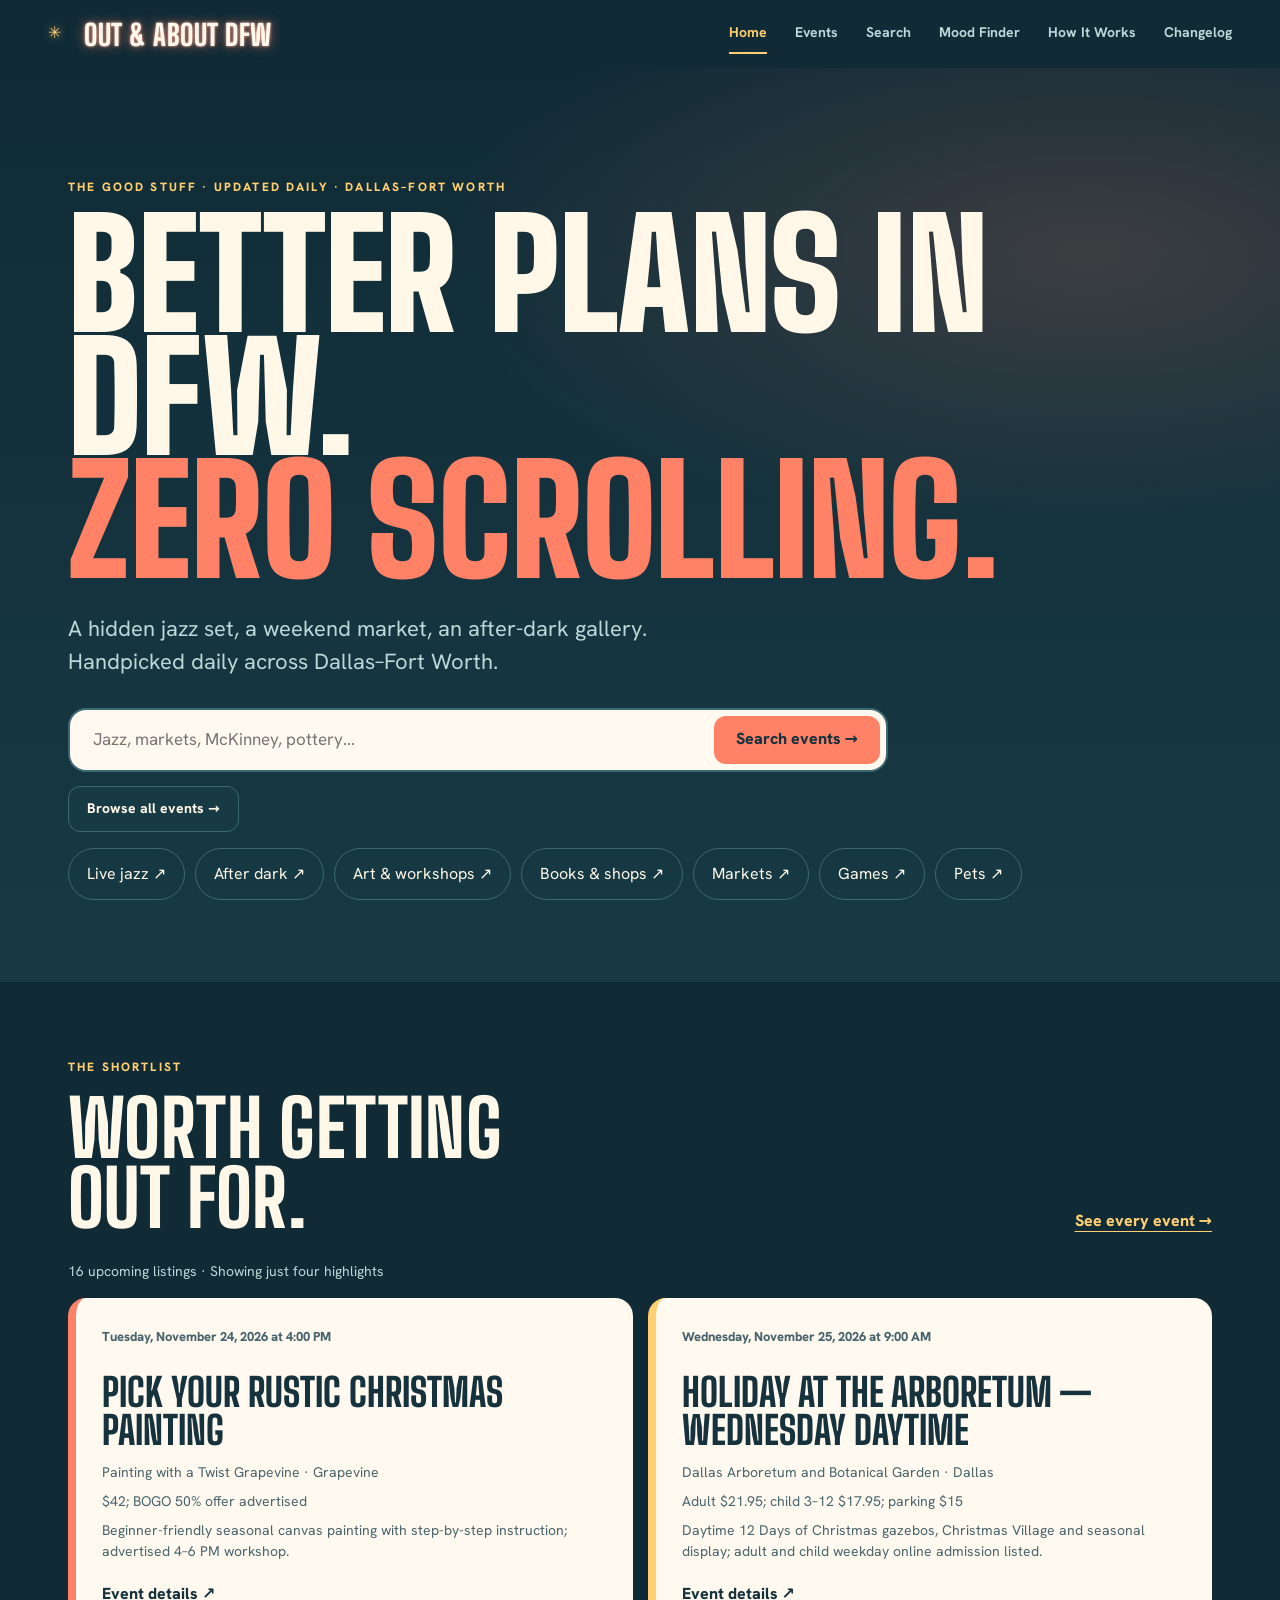
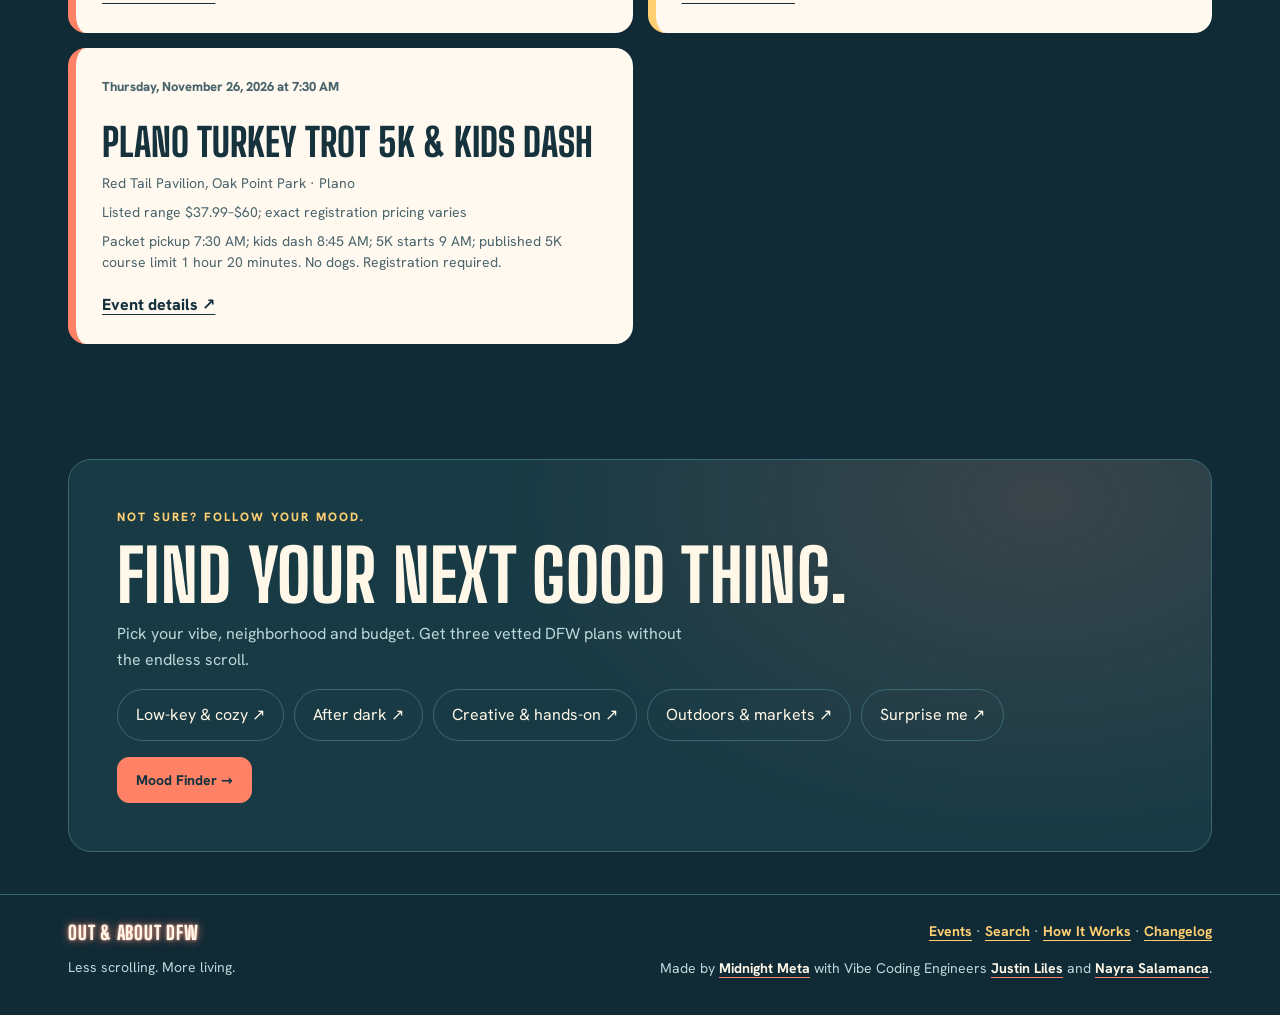
<file: index.html>
<!doctype html><html lang="en"><head><meta charset="utf-8"><meta name="viewport" content="width=device-width,initial-scale=1">
<meta name="theme-color" content="#102B36"><title>Out & About DFW | Find Your Next Good Thing</title>
<meta name="description" content="The best music, markets, art and unexpected outings around DFW. Curated picks and an easy way to find your next plan.">
<link rel="canonical" href="https://dfwdaily.midnightmeta.dev/"><meta property="og:title" content="Out & About DFW"><meta property="og:url" content="https://dfwdaily.midnightmeta.dev/">
<link rel="icon" href="assets/favicon.svg" type="image/svg+xml">
<link rel="stylesheet" href="styles.css"><style>.home-quick-tags{margin-top:1rem;display:flex;flex-wrap:wrap;gap:.6rem}.mood-invite .home-tags{display:flex;flex-wrap:wrap;gap:.6rem;margin:1rem 0}.home-pick h3 a{color:inherit;text-decoration:none}.home-pick h3 a:hover{text-decoration:underline}</style></head>
<body class="compact-home">
<a class="skip" href="#home-picks">Skip to the picks</a>
<header class="top"><a class="brand" href="/" aria-label="Out & About DFW home"><span class="brandmark">✳</span><span class="neon">Out & About DFW</span></a>
<nav class="site-nav" aria-label="Site navigation"><a href="/" aria-current="page">Home</a><a href="/events.html">Events</a><a href="/search.html">Search</a><a href="/mood.html">Mood Finder</a><a href="/how-it-works.html">How It Works</a><a href="/changelog.html">Changelog</a></nav></header>
<main>
<section class="home-hero"><div class="wrap">
<p class="change-eyebrow">THE GOOD STUFF · UPDATED DAILY · DALLAS–FORT WORTH</p>
<h1>BETTER PLANS IN DFW.<br><span>ZERO SCROLLING.</span></h1>
<p class="home-lede">A hidden jazz set, a weekend market, an after-dark gallery. Handpicked daily across Dallas–Fort Worth.</p>
<form class="hero-search" action="/search.html" method="get" role="search"><label class="sr" for="home-query">Search DFW experiences</label><input id="home-query" type="search" name="q" placeholder="Jazz, markets, McKinney, pottery..." autocomplete="off"><button type="submit">Search events →</button></form>
<div class="hero-quick"><a class="home-button" href="/events.html">Browse all events →</a></div><div class="home-tags home-quick-tags"><a href="/search.html?q=jazz">Live jazz ↗</a><a href="/search.html?q=after%20dark">After dark ↗</a><a href="/search.html?q=art">Art &amp; workshops ↗</a><a href="/search.html?q=book">Books &amp; shops ↗</a><a href="/search.html?q=market">Markets ↗</a><a href="/search.html?q=game">Games ↗</a><a href="/search.html?q=pet">Pets ↗</a></div>
<div id="lucky-result" class="lucky-result" hidden aria-live="polite"></div>
</div></section>
<section class="wrap home-section" id="home-picks"><div class="home-heading"><div><p class="change-eyebrow">THE SHORTLIST</p><h2>Worth getting<br>out for.</h2></div><a href="/events.html">See every event →</a></div><p id="home-status" class="home-muted">Updated daily · 3 handpicked DFW plans</p><div id="home-cards" class="home-grid" data-prerendered="true"><article class="home-pick"><span class="home-pick-date">Tuesday, November 24, 2026 at 4:00 PM</span><h3><a href="/event/grapevine-rustic-painting-2026-11-24.html">Pick Your Rustic Christmas Painting</a></h3><p>Painting with a Twist Grapevine · Grapevine</p><p>$42; BOGO 50% offer advertised</p><p>Beginner-friendly seasonal canvas painting with step-by-step instruction; advertised 4–6 PM workshop.</p><a href="/event/grapevine-rustic-painting-2026-11-24.html">Event details ↗</a></article><article class="home-pick"><span class="home-pick-date">Wednesday, November 25, 2026 at 9:00 AM</span><h3><a href="/event/dallas-arboretum-day-2026-11-25.html">Holiday at the Arboretum — Wednesday Daytime</a></h3><p>Dallas Arboretum and Botanical Garden · Dallas</p><p>Adult $21.95; child 3–12 $17.95; parking $15</p><p>Daytime 12 Days of Christmas gazebos, Christmas Village and seasonal display; adult and child weekday online admission listed.</p><a href="/event/dallas-arboretum-day-2026-11-25.html">Event details ↗</a></article><article class="home-pick"><span class="home-pick-date">Thursday, November 26, 2026 at 7:30 AM</span><h3><a href="/event/plano-turkey-trot-2026-11-26.html">Plano Turkey Trot 5K &amp; Kids Dash</a></h3><p>Red Tail Pavilion, Oak Point Park · Plano</p><p>Listed range $37.99–$60; exact registration pricing varies</p><p>Packet pickup 7:30 AM; kids dash 8:45 AM; 5K starts 9 AM; published 5K course limit 1 hour 20 minutes. No dogs. Registration required.</p><a href="/event/plano-turkey-trot-2026-11-26.html">Event details ↗</a></article></div></section>
<section class="wrap home-section mood-invite"><div class="mood-invite-inner"><div><p class="change-eyebrow">NOT SURE? FOLLOW YOUR MOOD.</p><h2>FIND YOUR NEXT GOOD THING.</h2><p>Pick your vibe, neighborhood and budget. Get three vetted DFW plans without the endless scroll.</p><div class="home-tags"><a href="/mood.html?mood=creative">Low-key &amp; cozy ↗</a><a href="/mood.html?mood=afterdark">After dark ↗</a><a href="/mood.html?mood=creative">Creative &amp; hands-on ↗</a><a href="/mood.html?mood=explore">Outdoors &amp; markets ↗</a><a href="/mood.html?mood=surprise">Surprise me ↗</a></div><a class="home-button primary" href="/mood.html">Mood Finder →</a></div></div></section></main>
<footer class="foot"><div class="wrap credit-footer"><div><a class="neon small" href="/">Out &amp; About DFW</a><p>Less scrolling. More living.</p></div><div class="credit-links"><a href="/events.html">Events</a> · <a href="/search.html">Search</a> · <a href="/how-it-works.html">How It Works</a> · <a href="/changelog.html">Changelog</a><p>Made by <a href="https://midnightmeta.dev/" target="_blank" rel="noopener noreferrer">Midnight Meta</a> with Vibe Coding Engineers <a href="https://justinliles.com/" target="_blank" rel="noopener noreferrer">Justin Liles</a> and <a href="https://nayrasalamanca.com/" target="_blank" rel="noopener noreferrer">Nayra Salamanca</a>.</p></div></div></footer>
<script src="discover.js" defer></script></body></html>
</file>
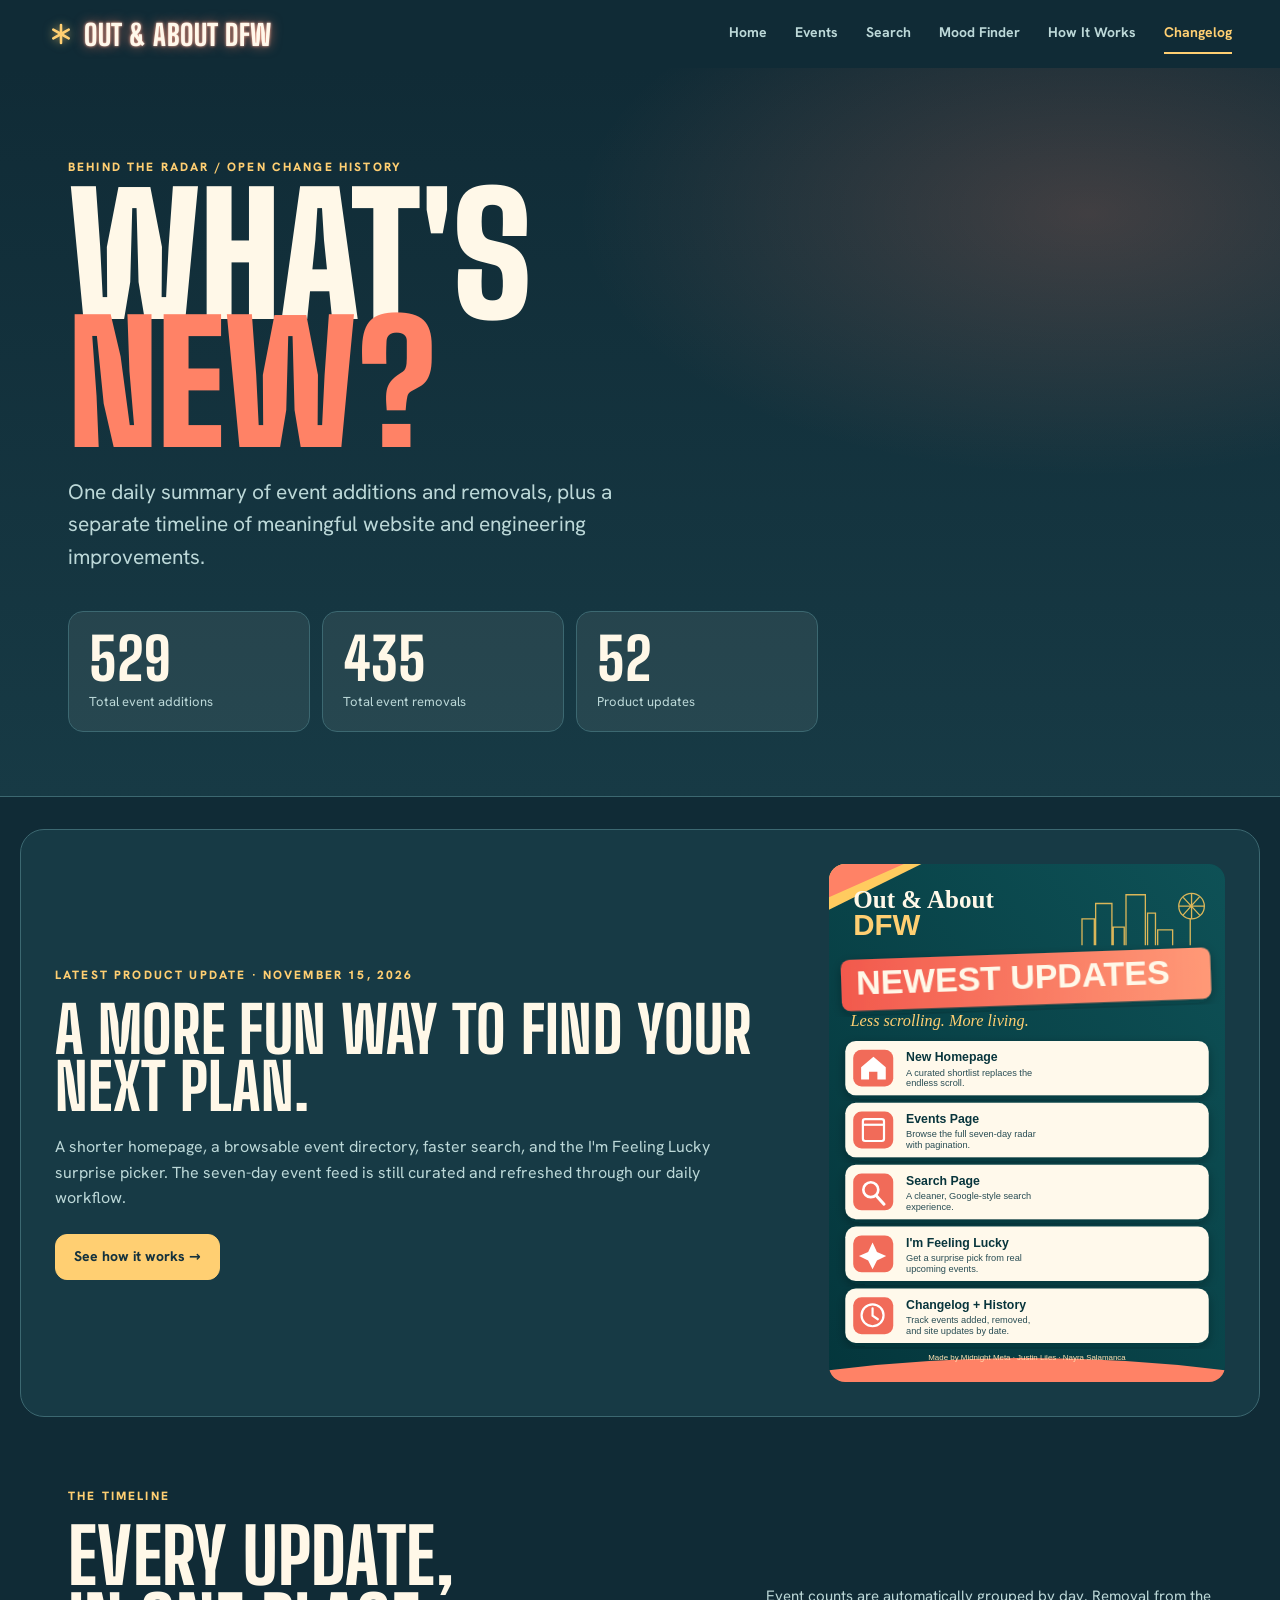
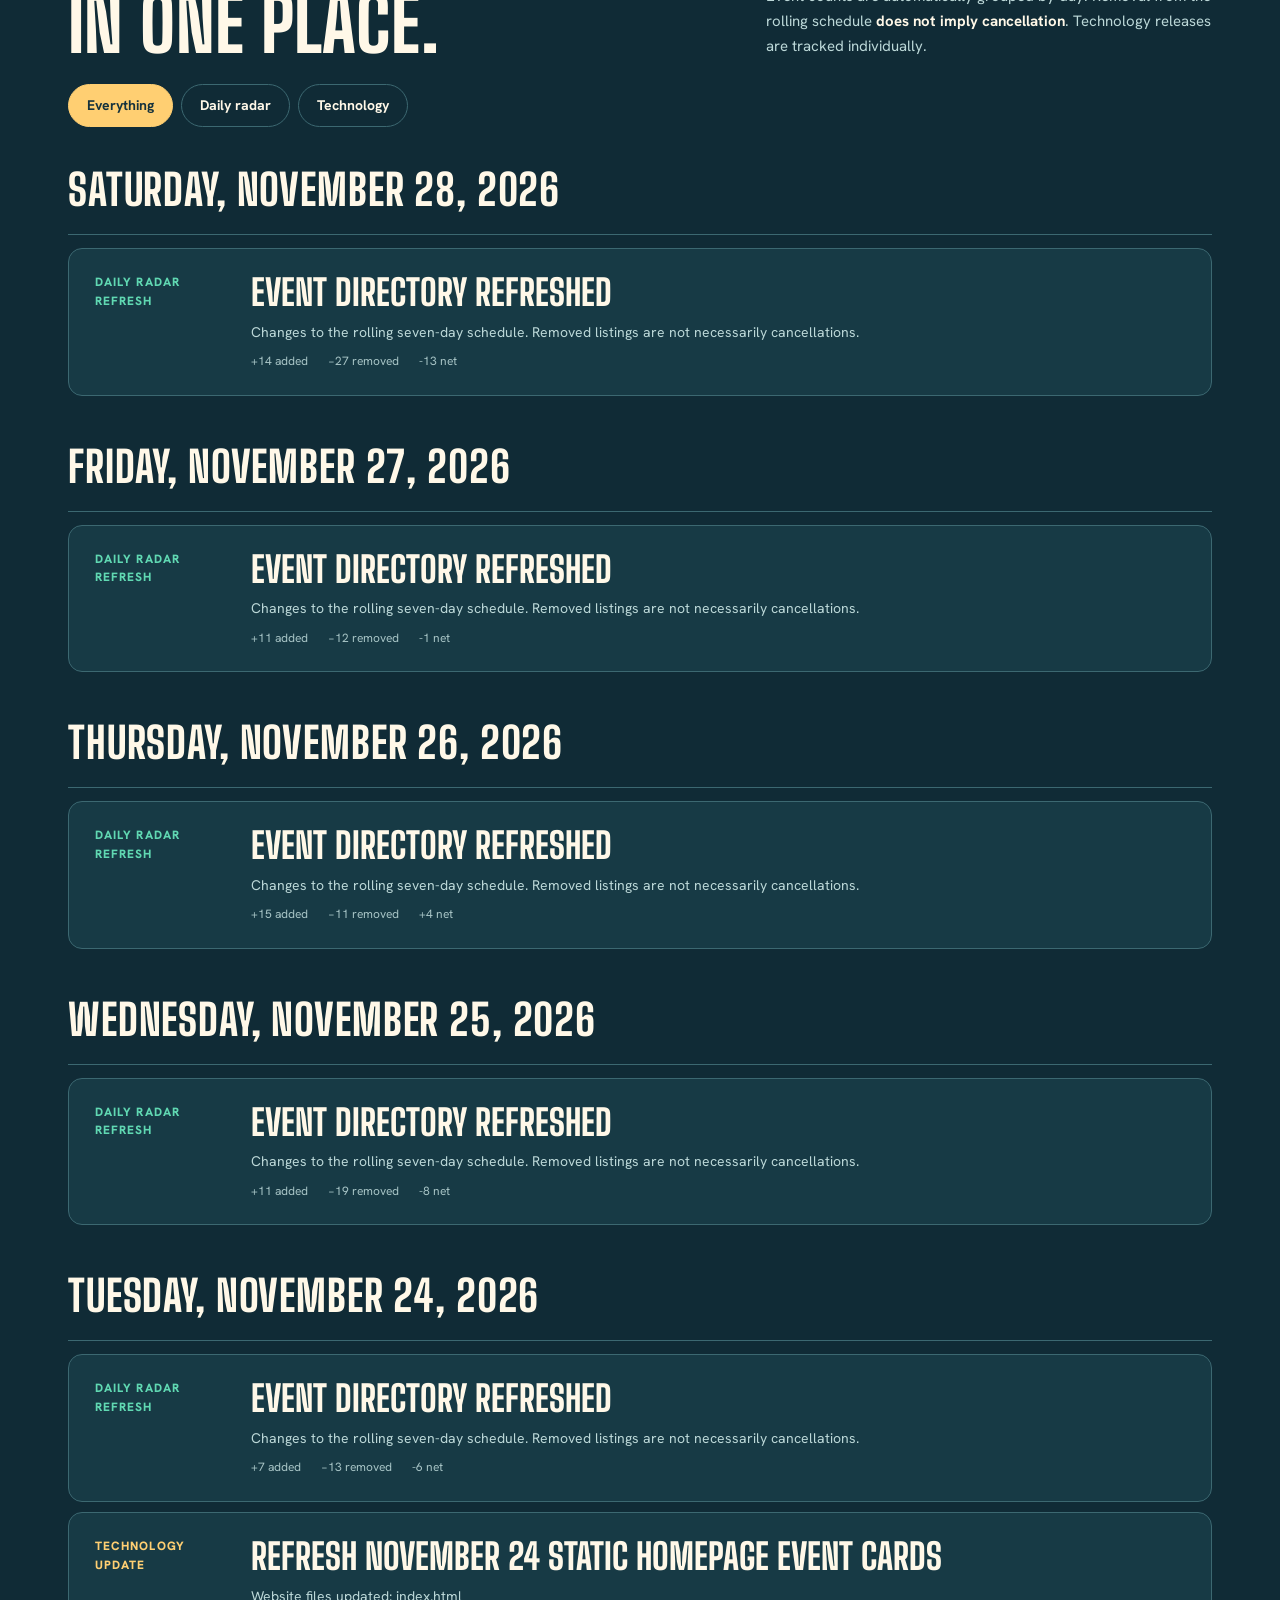
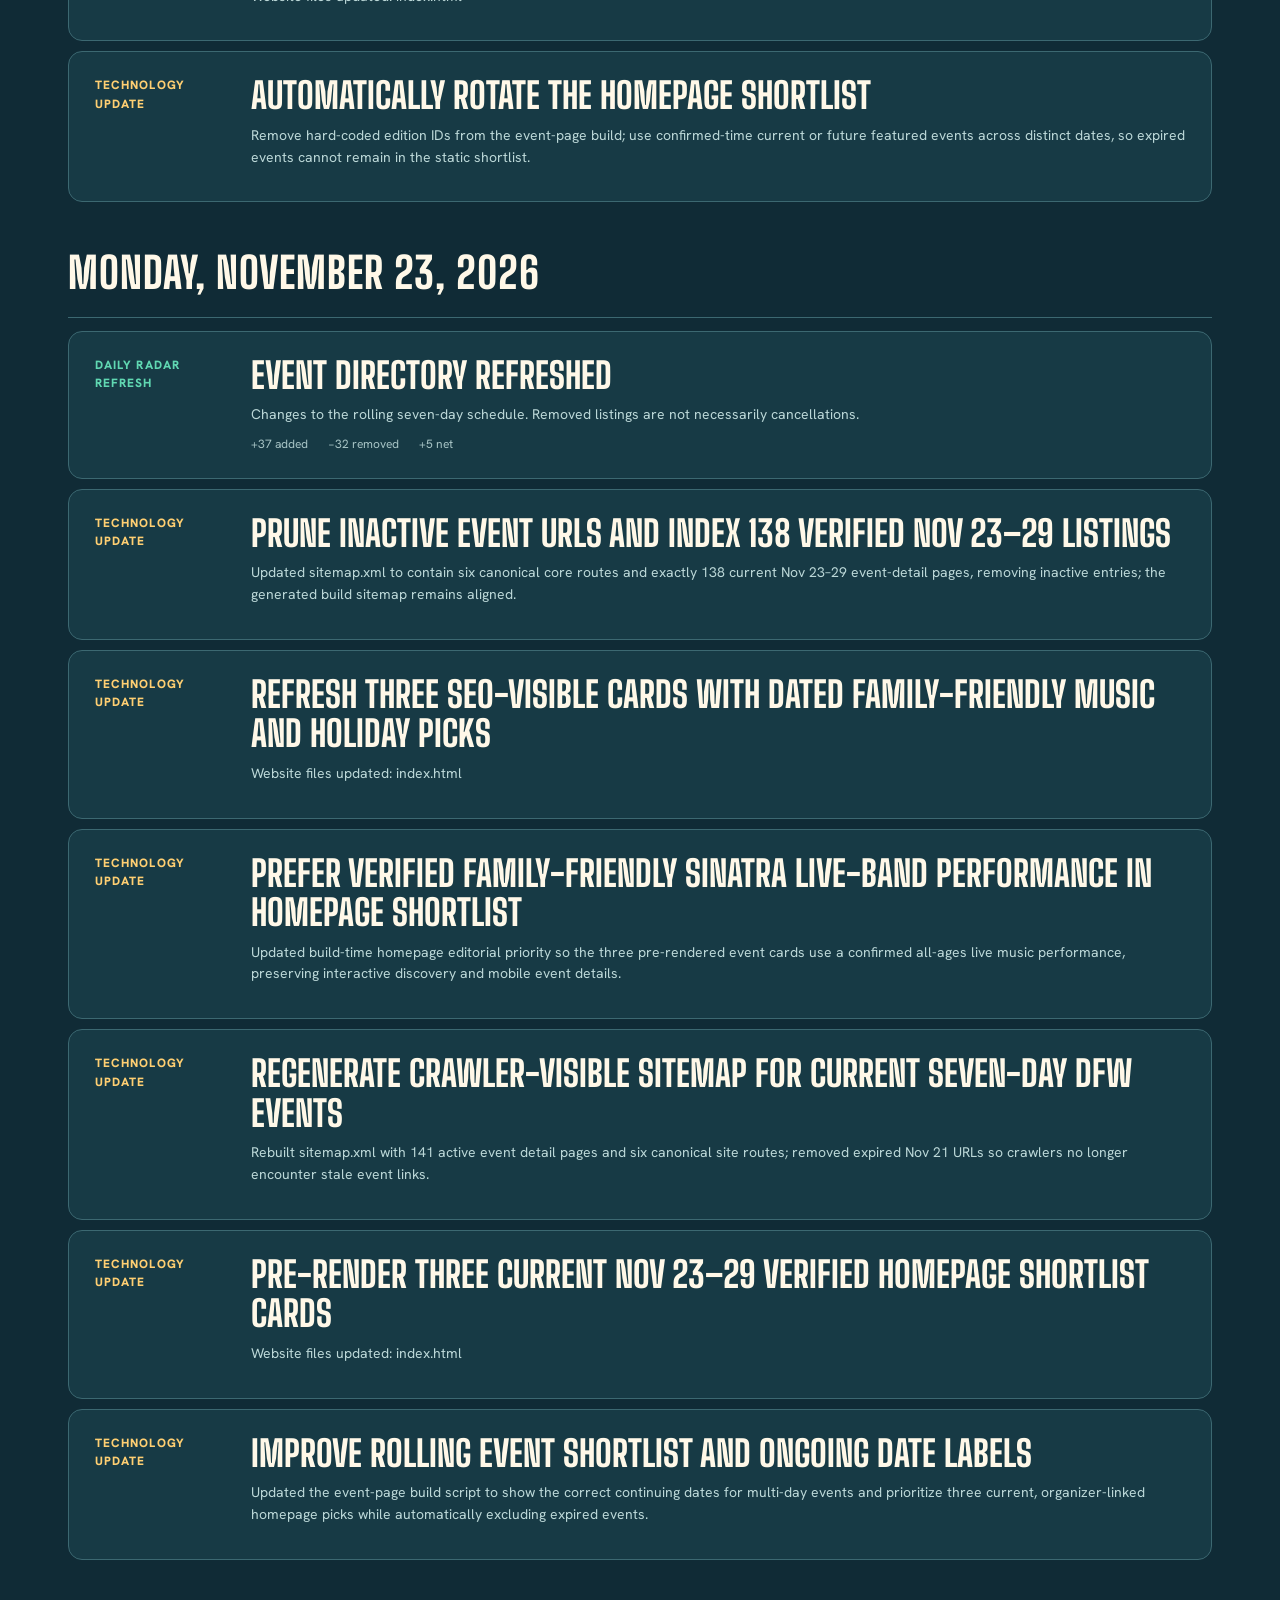
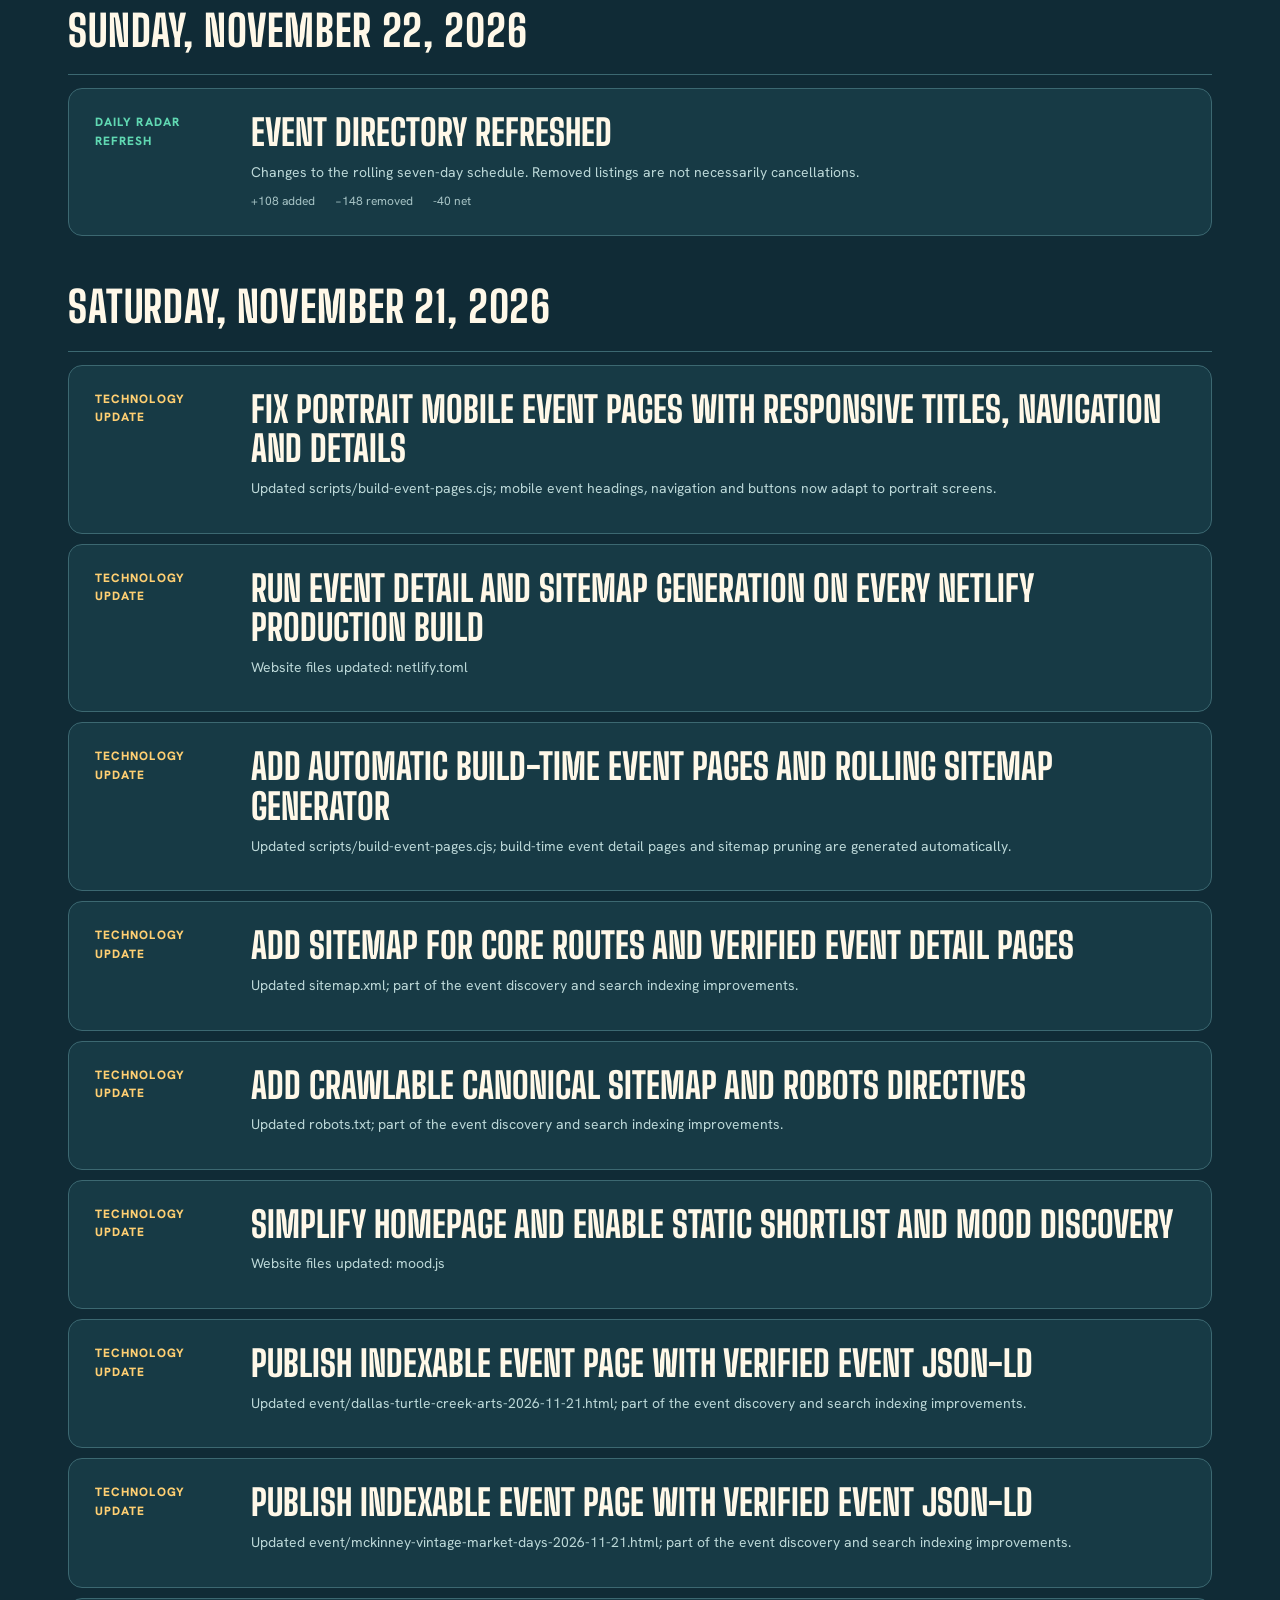
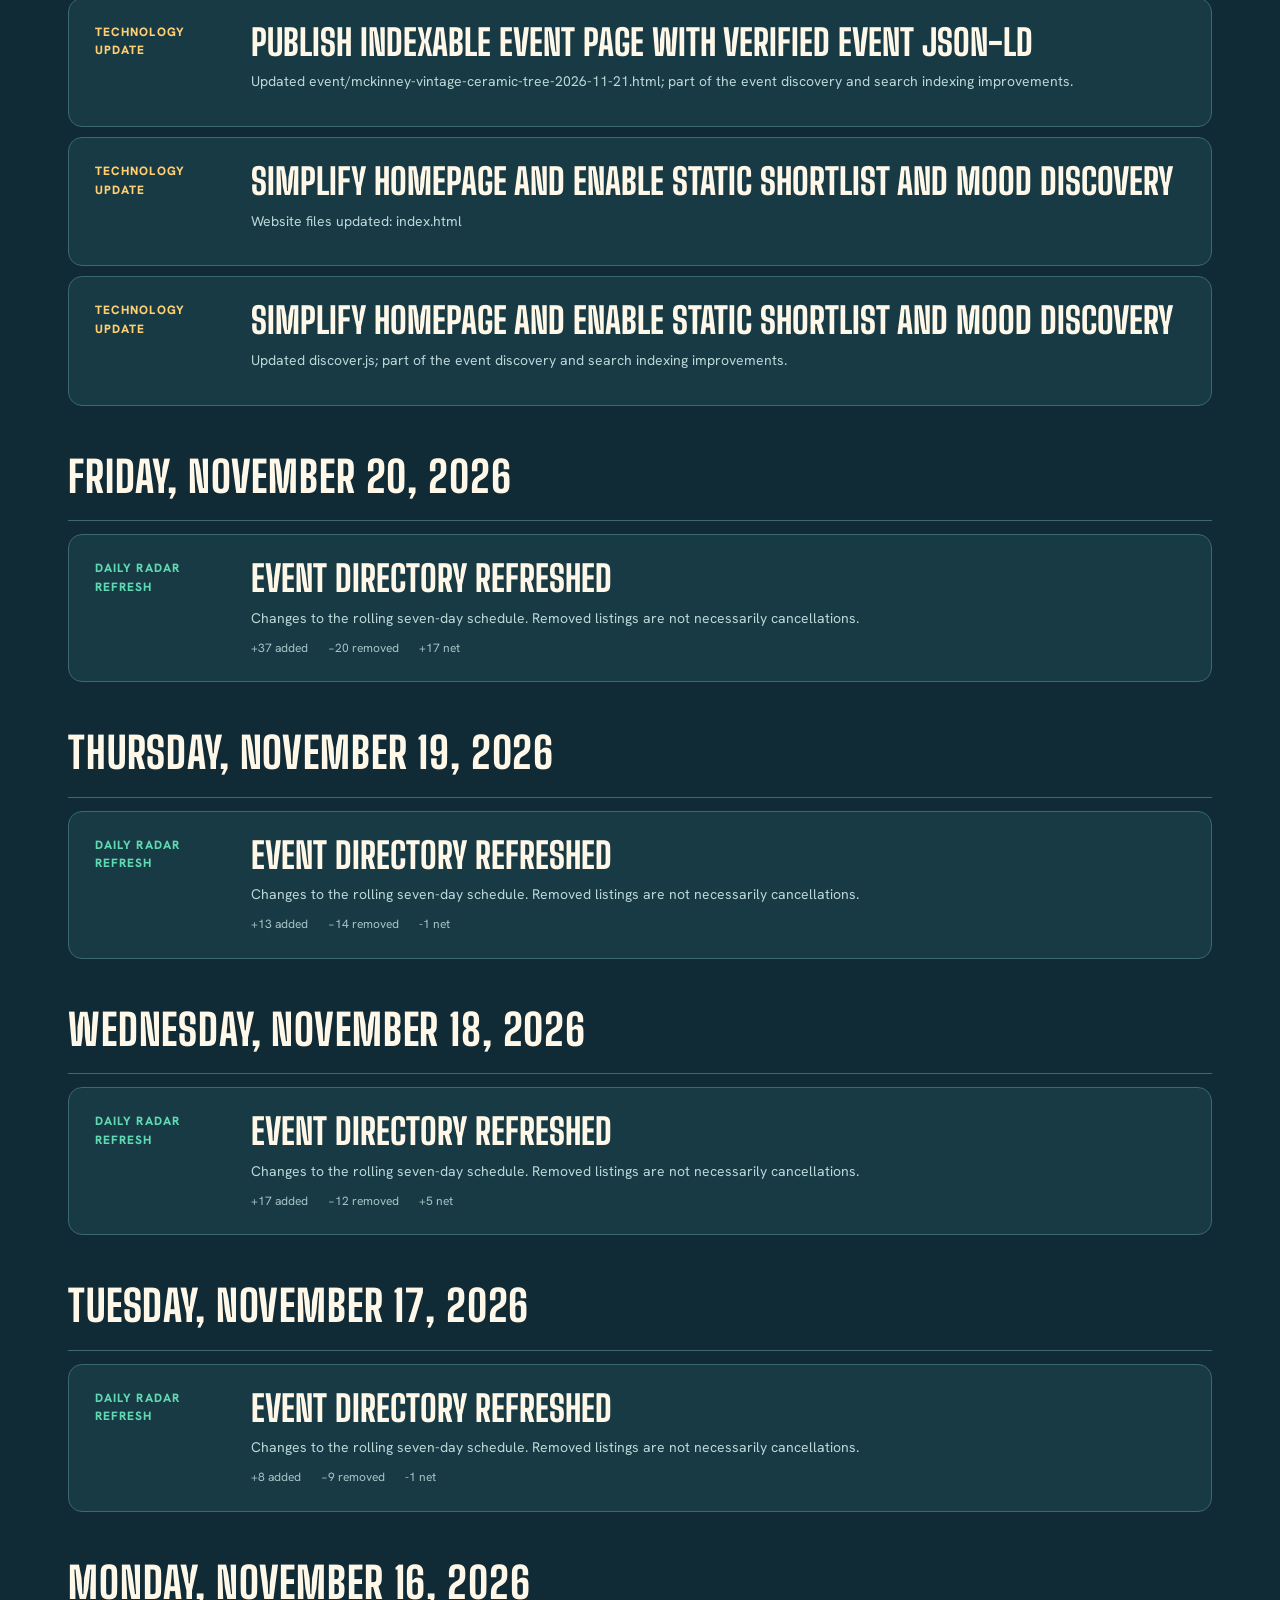
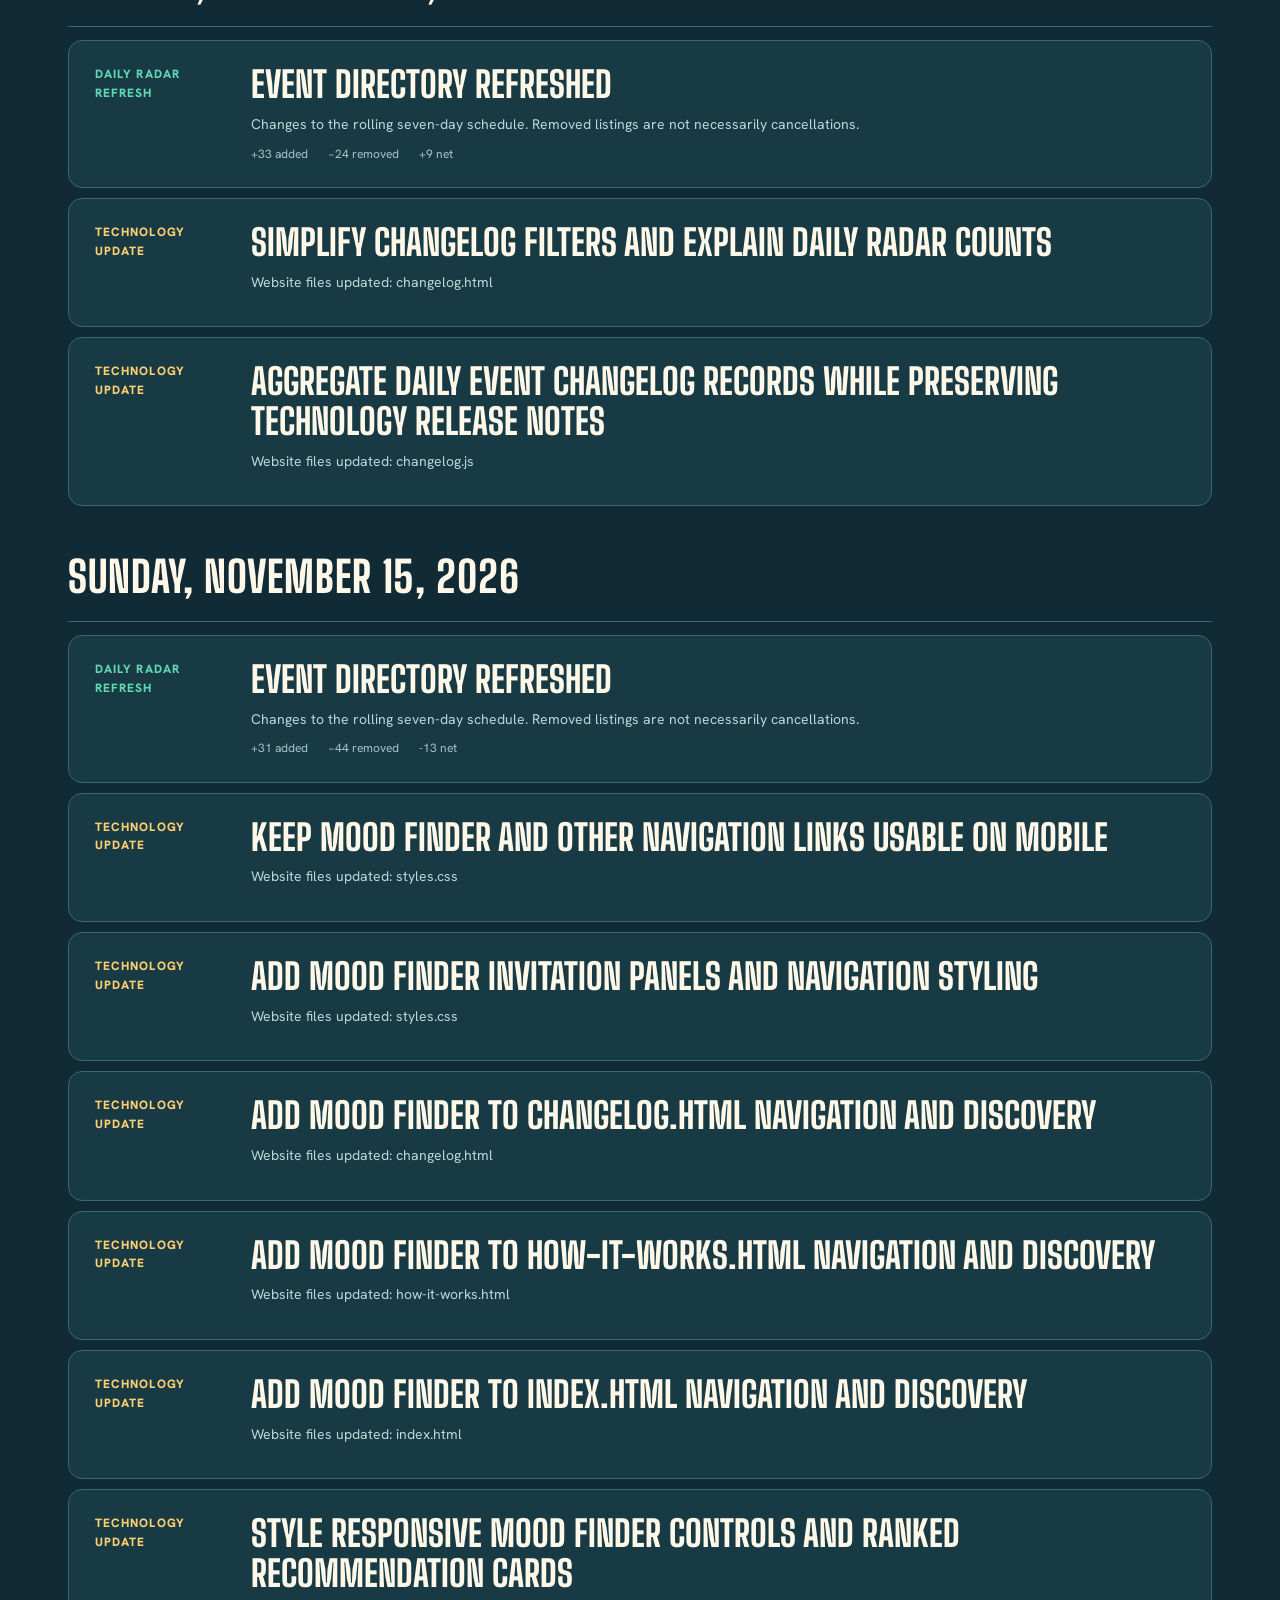
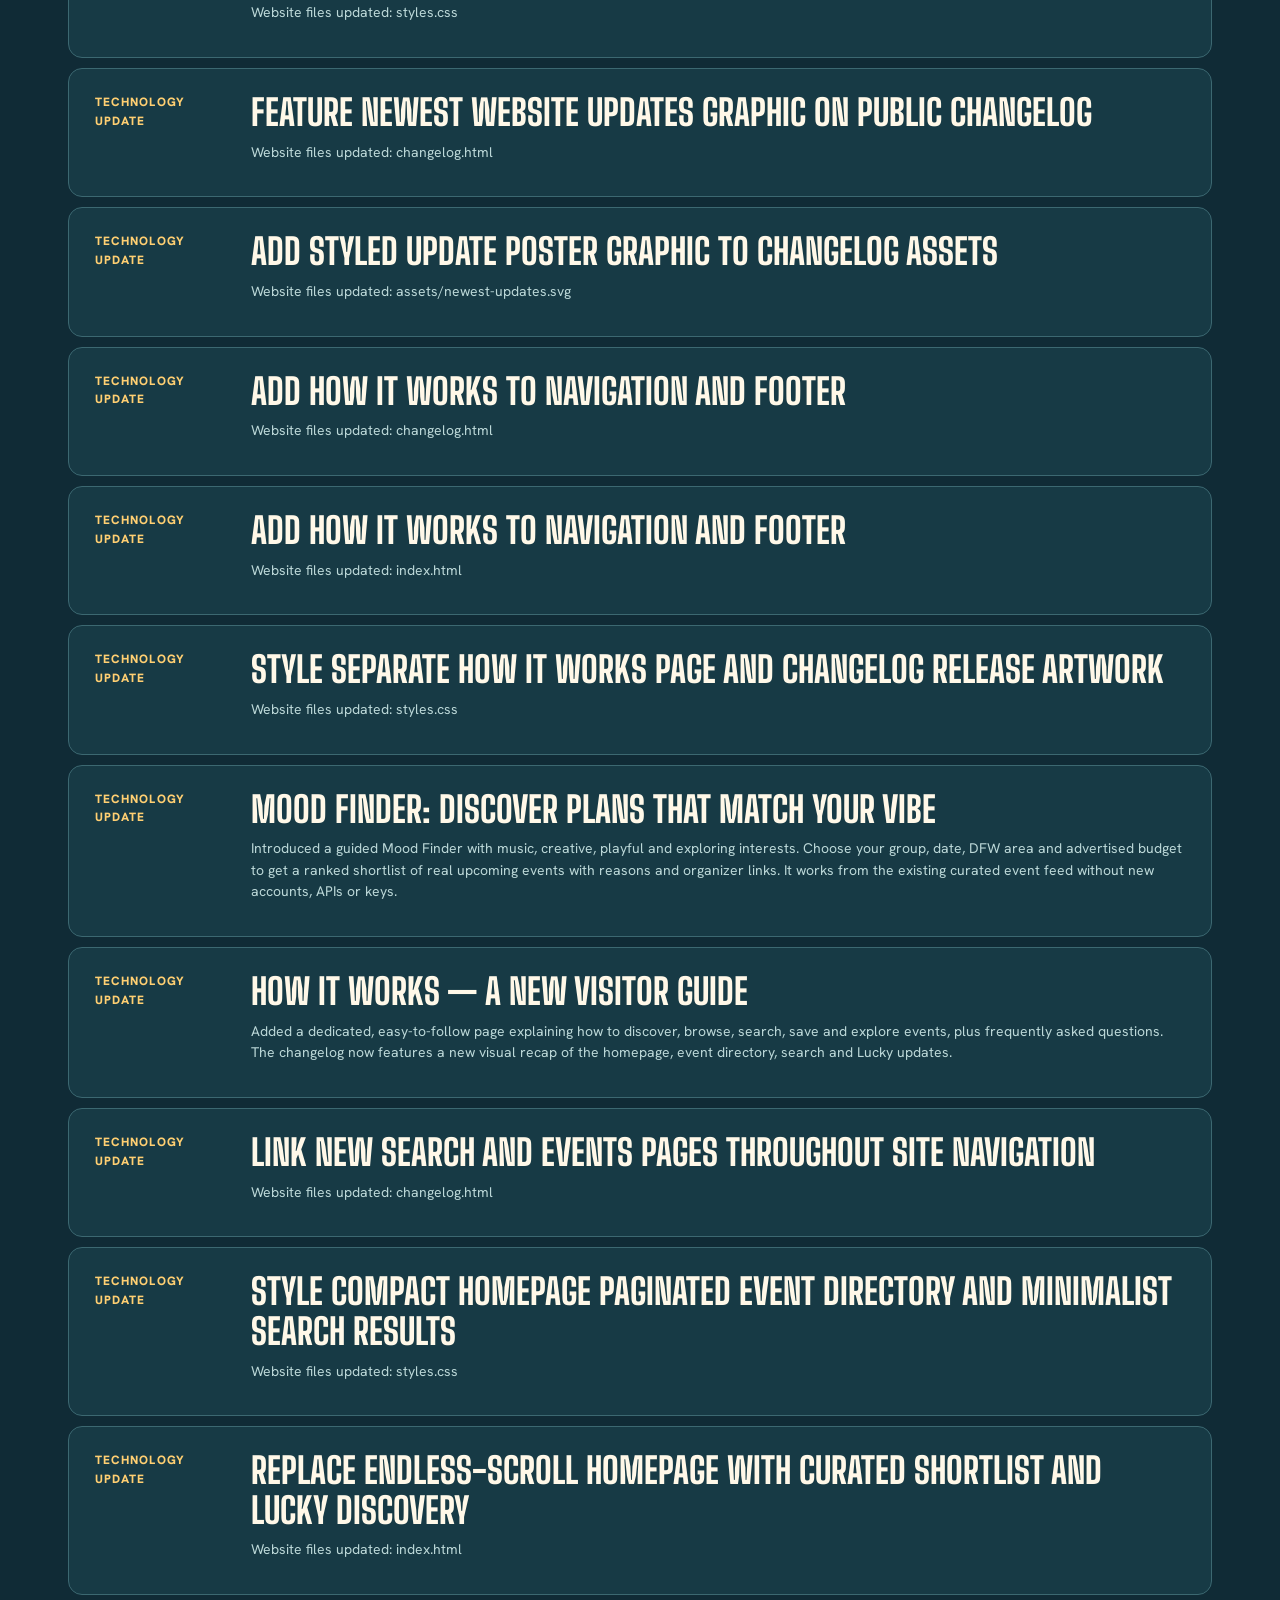
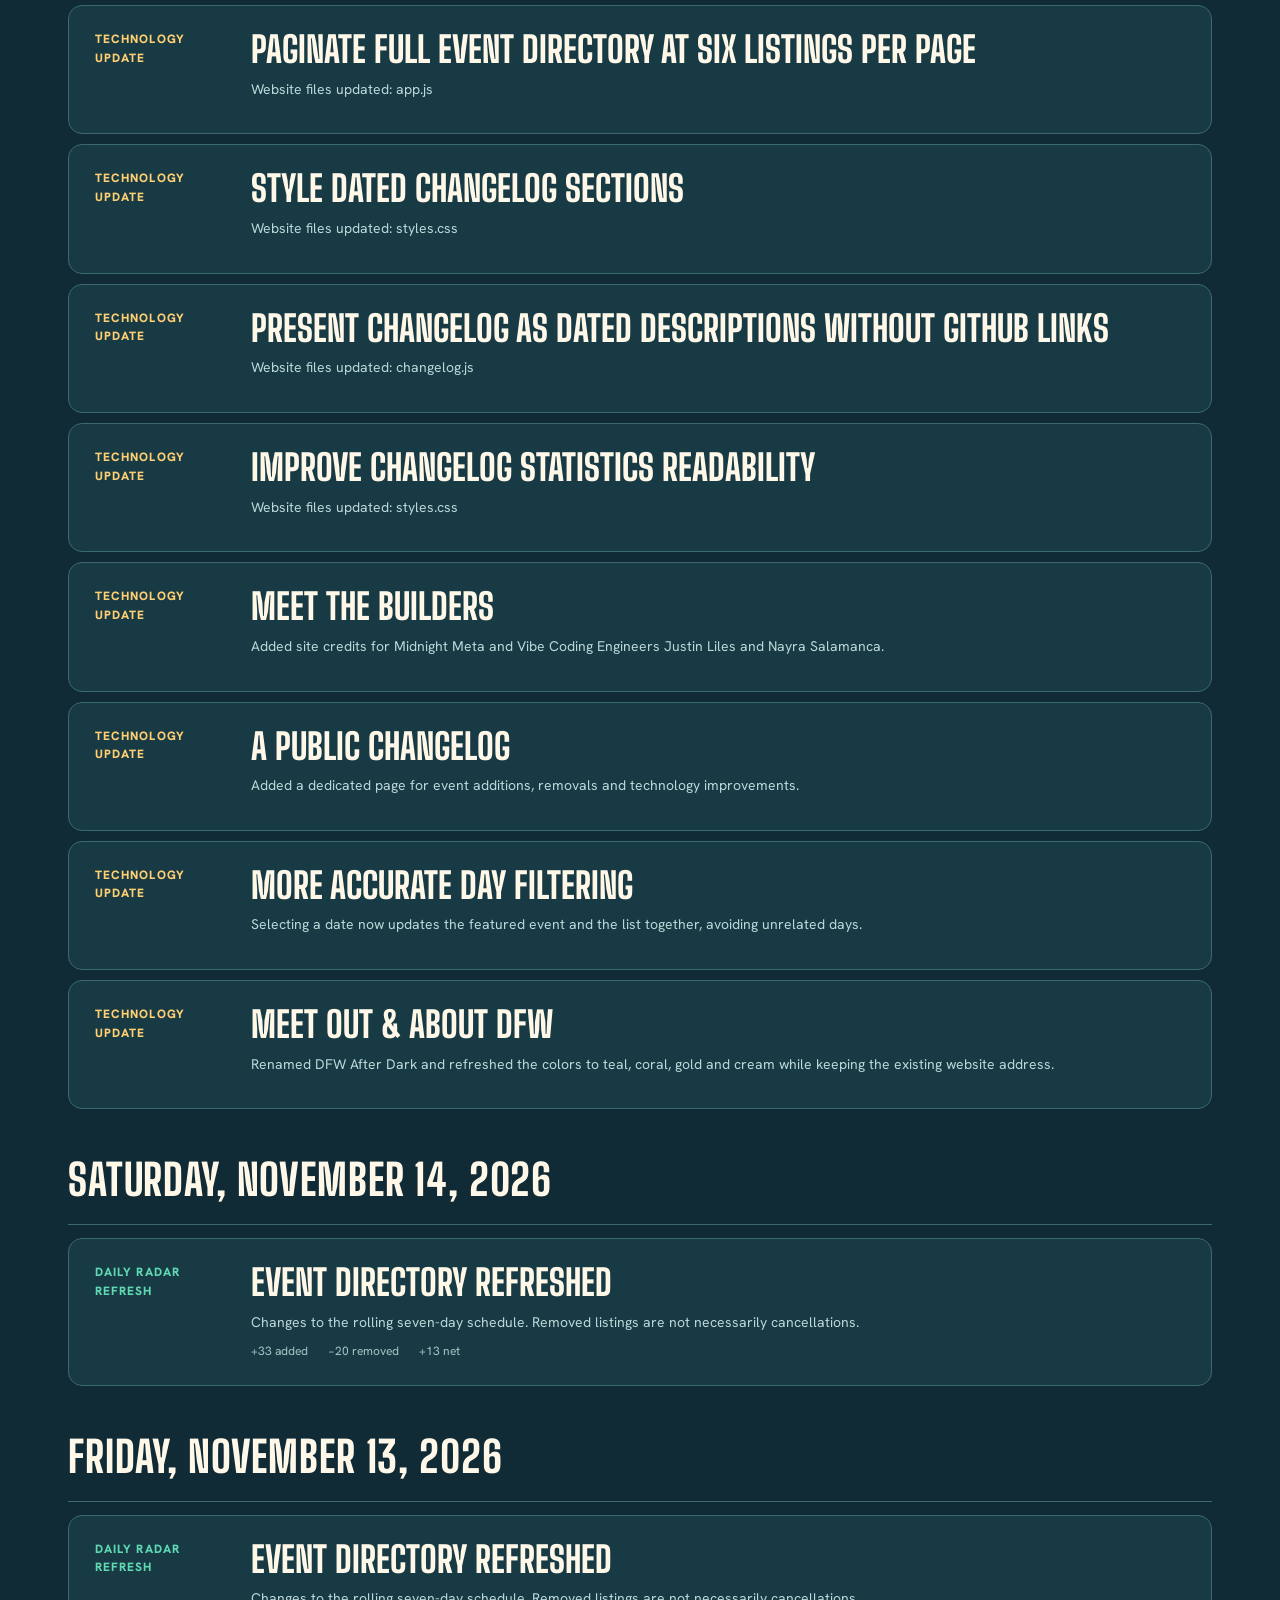
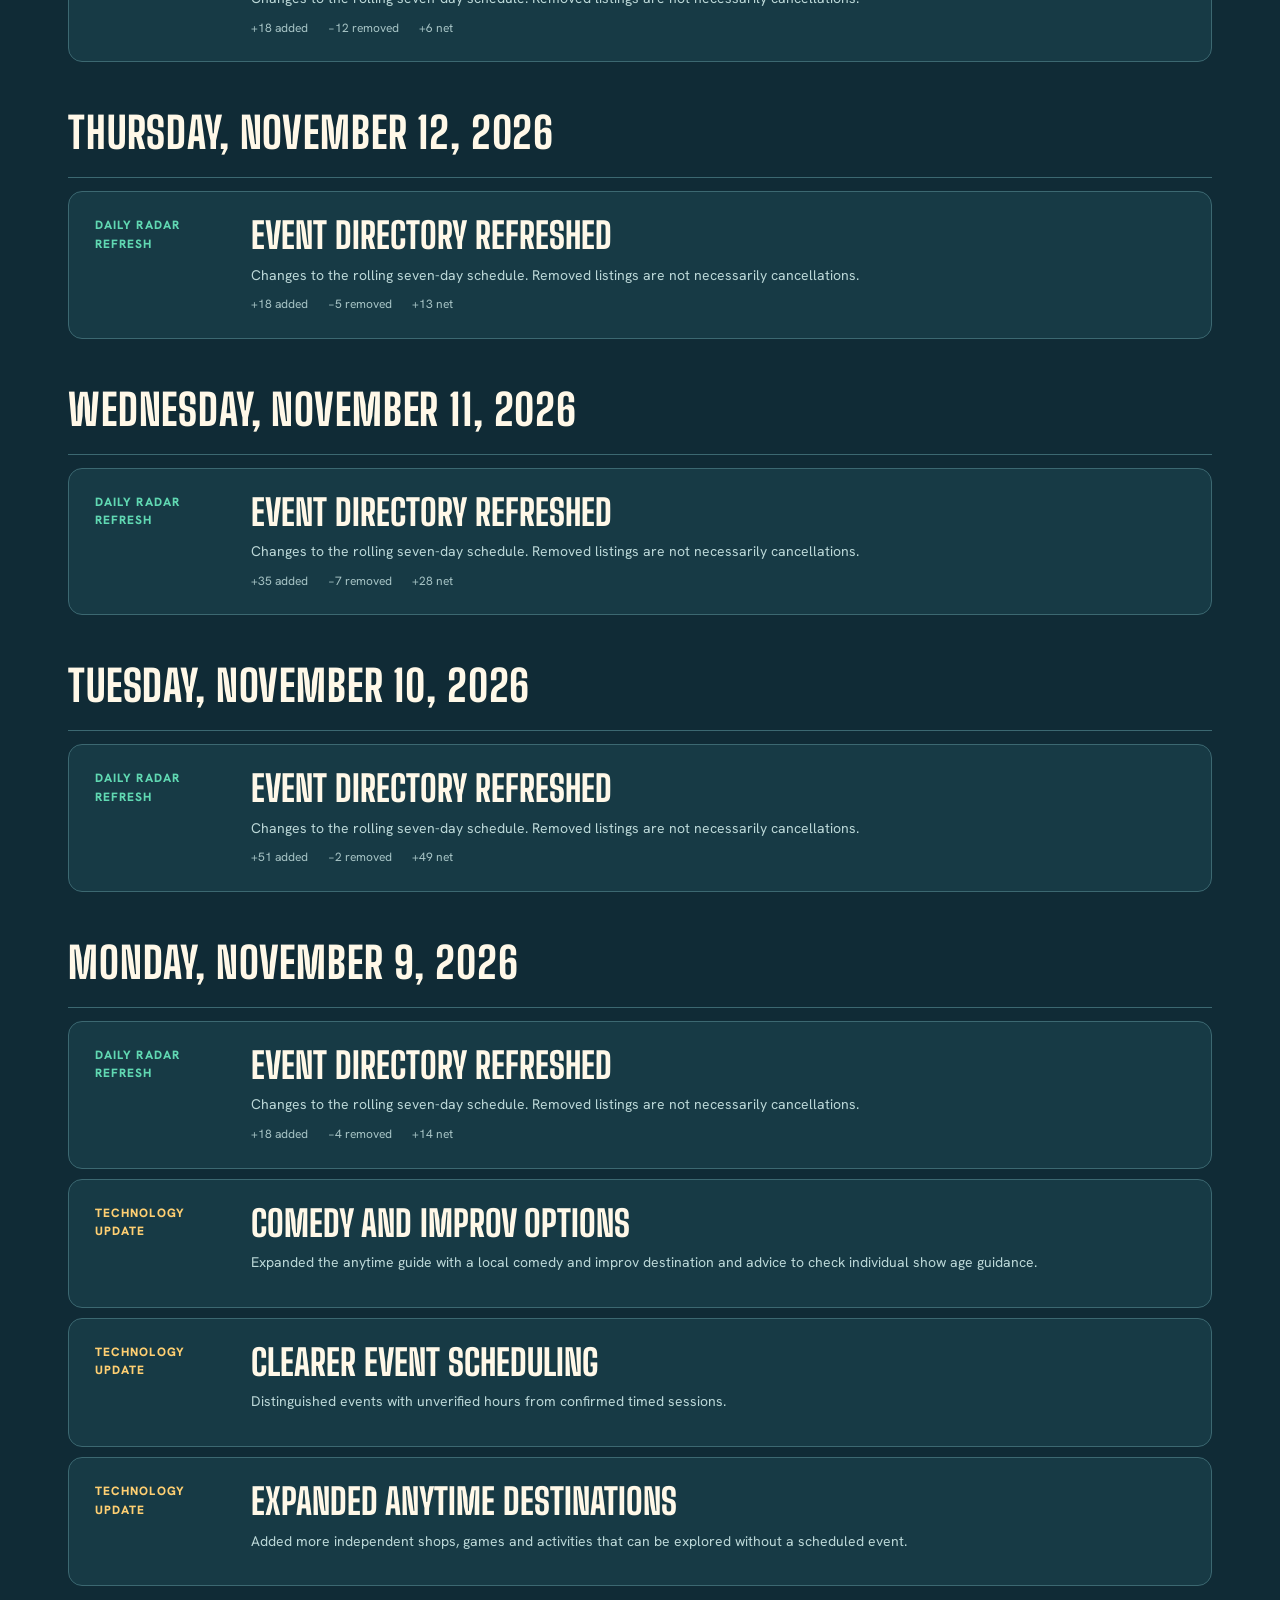
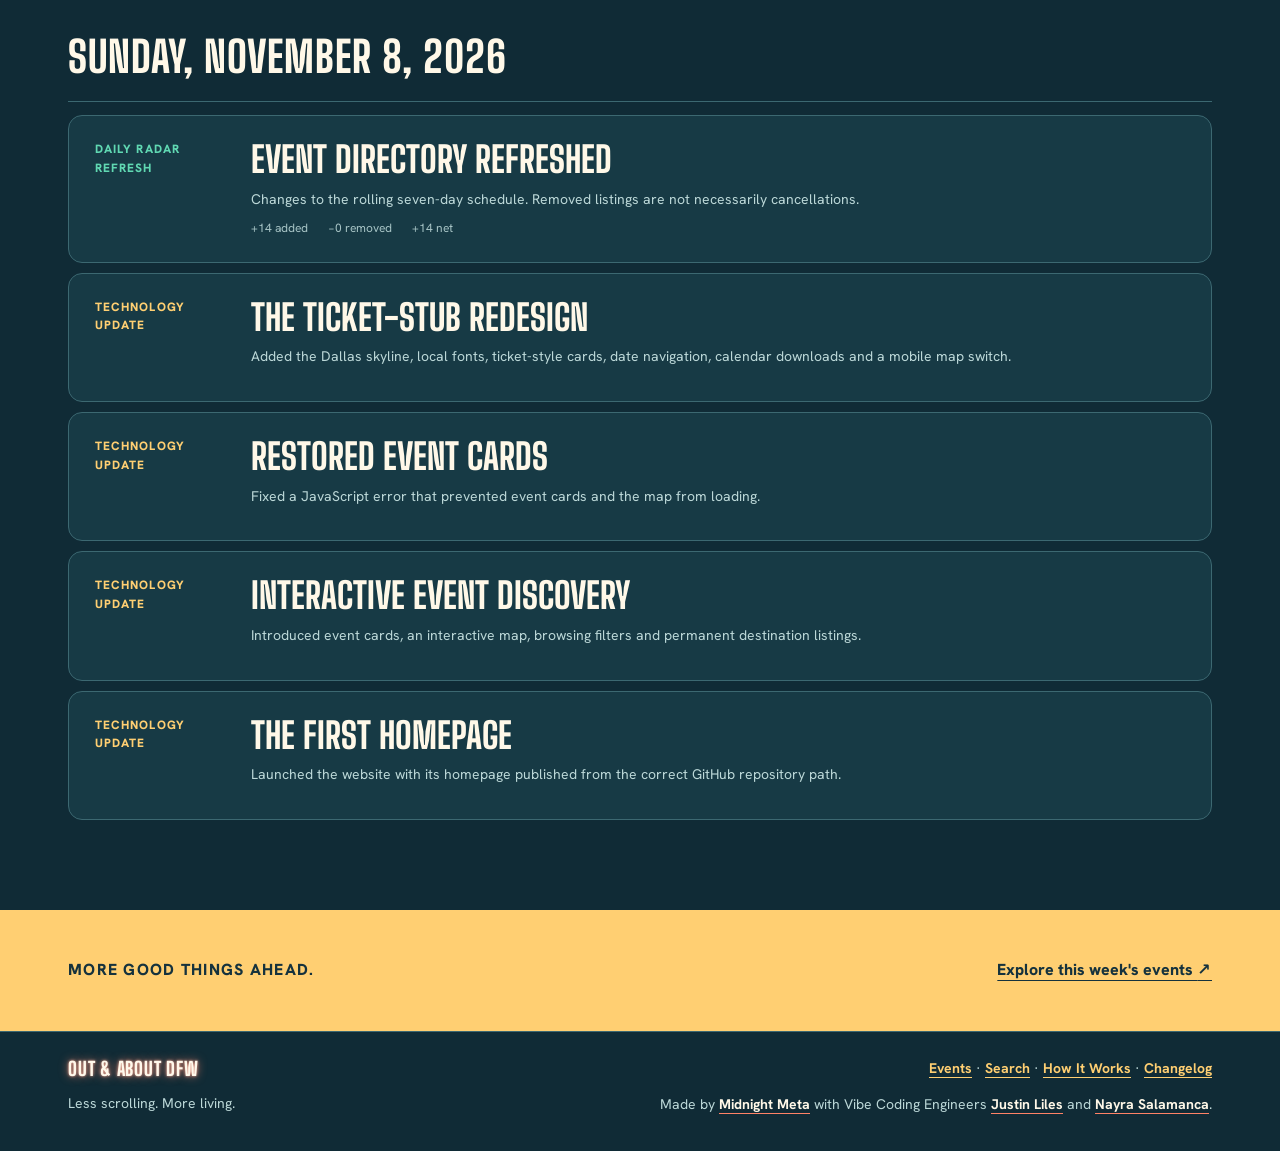
<file: changelog.html>
<!doctype html>
<html lang="en">
<head>
<meta charset="utf-8">
<meta name="viewport" content="width=device-width,initial-scale=1">
<meta name="theme-color" content="#102B36">
<title>Changelog | Out & About DFW</title>
<meta name="description" content="Daily event totals and meaningful product and engineering improvements on Out & About DFW.">
<link rel="canonical" href="https://dfwdaily.midnightmeta.dev/changelog.html">
<meta property="og:title" content="What’s New | Out & About DFW">
<meta property="og:url" content="https://dfwdaily.midnightmeta.dev/changelog.html">
<link rel="icon" href="assets/favicon.svg" type="image/svg+xml">
<link rel="stylesheet" href="styles.css">
</head>
<body class="changelog-page">
<a class="skip" href="#updates">Skip to changelog</a>
<header class="top">
  <a class="brand" href="/" aria-label="Out & About DFW, home">
    <svg class="brandmark" viewBox="0 0 32 32" aria-hidden="true"><g stroke="currentColor" stroke-width="3.2" stroke-linecap="round"><line x1="16" y1="16" x2="16" y2="5"/><line x1="16" y1="16" x2="25.5" y2="21.5"/><line x1="16" y1="16" x2="6.5" y2="21.5"/><line x1="16" y1="16" x2="16" y2="27"/><line x1="16" y1="16" x2="25.5" y2="10.5"/><line x1="16" y1="16" x2="6.5" y2="10.5"/></g></svg>
    <span class="neon">Out &amp; About DFW</span>
  </a>
  <nav class="site-nav" aria-label="Site navigation"><a href="/">Home</a><a href="/events.html">Events</a><a href="/search.html">Search</a><a href="/mood.html">Mood Finder</a><a href="/how-it-works.html">How It Works</a><a href="/changelog.html" aria-current="page">Changelog</a></nav>
</header>
<main id="updates">
  <section class="change-hero">
    <div class="wrap">
      <p class="change-eyebrow">BEHIND THE RADAR / OPEN CHANGE HISTORY</p>
      <h1>WHAT'S<br><span>NEW?</span></h1>
      <p class="change-intro">One daily summary of event additions and removals, plus a separate timeline of meaningful website and engineering improvements.</p>
      <div class="change-summary" id="summary" aria-live="polite">
        <div class="change-stat"><strong id="added-count">—</strong><span>Total event additions</span></div>
        <div class="change-stat"><strong id="removed-count">—</strong><span>Total event removals</span></div>
        <div class="change-stat"><strong id="tech-count">—</strong><span>Product updates</span></div>
      </div>
    </div>
  </section>
  <section class="wrap release-feature" aria-labelledby="release-title">
    <div><p class="change-eyebrow">LATEST PRODUCT UPDATE · NOVEMBER 15, 2026</p>
      <h2 id="release-title">A MORE FUN WAY TO FIND YOUR NEXT PLAN.</h2>
      <p>A shorter homepage, a browsable event directory, faster search, and the I'm Feeling Lucky surprise picker. The seven-day event feed is still curated and refreshed through our daily workflow.</p>
      <a class="home-button" href="/how-it-works.html">See how it works →</a>
    </div>
    <a class="release-art" href="/assets/newest-updates.svg" target="_blank" rel="noopener noreferrer" aria-label="Open the latest website updates graphic"><img src="/assets/newest-updates.svg" alt="Out & About DFW newest updates: curated homepage, paginated events, search, I'm Feeling Lucky and changelog" loading="eager"></a>
  </section>
  <section class="wrap change-content">
    <div class="change-heading">
      <div><p class="change-eyebrow">THE TIMELINE</p><h2>Every update,<br>in one place.</h2></div>
      <p>Event counts are automatically grouped by day. Removal from the rolling schedule <strong>does not imply cancellation</strong>. Technology releases are tracked individually.</p>
    </div>
    <div class="change-filters" role="group" aria-label="Filter changelog">
      <button type="button" class="change-chip" data-filter="all" aria-pressed="true">Everything</button>
      <button type="button" class="change-chip" data-filter="daily" aria-pressed="false">Daily radar</button>
      <button type="button" class="change-chip" data-filter="technology" aria-pressed="false">Technology</button>
    </div>
    <div id="change-list" class="change-list" aria-live="polite"><p class="change-message">Loading change history…</p></div>
  </section>
  <section class="change-bottom"><div class="wrap"><span>MORE GOOD THINGS AHEAD.</span><a href="/">Explore this week's events <span aria-hidden="true">↗</span></a></div></section>
</main>
<footer class="foot"><div class="wrap credit-footer">
  <div><a class="neon small" href="/">Out &amp; About DFW</a><p>Less scrolling. More living.</p></div>
  <div class="credit-links">
    <a href="/events.html">Events</a> · <a href="/search.html">Search</a> · <a href="/how-it-works.html">How It Works</a> · <a href="/changelog.html" aria-current="page">Changelog</a>
    <p>Made by <a href="https://midnightmeta.dev/" target="_blank" rel="noopener noreferrer">Midnight Meta</a> with Vibe Coding Engineers <a href="https://justinliles.com/" target="_blank" rel="noopener noreferrer">Justin Liles</a> and <a href="https://nayrasalamanca.com/" target="_blank" rel="noopener noreferrer">Nayra Salamanca</a>.</p>
  </div>
</div></footer>
<script src="changelog.js" defer></script>
</body>
</html>
</file>
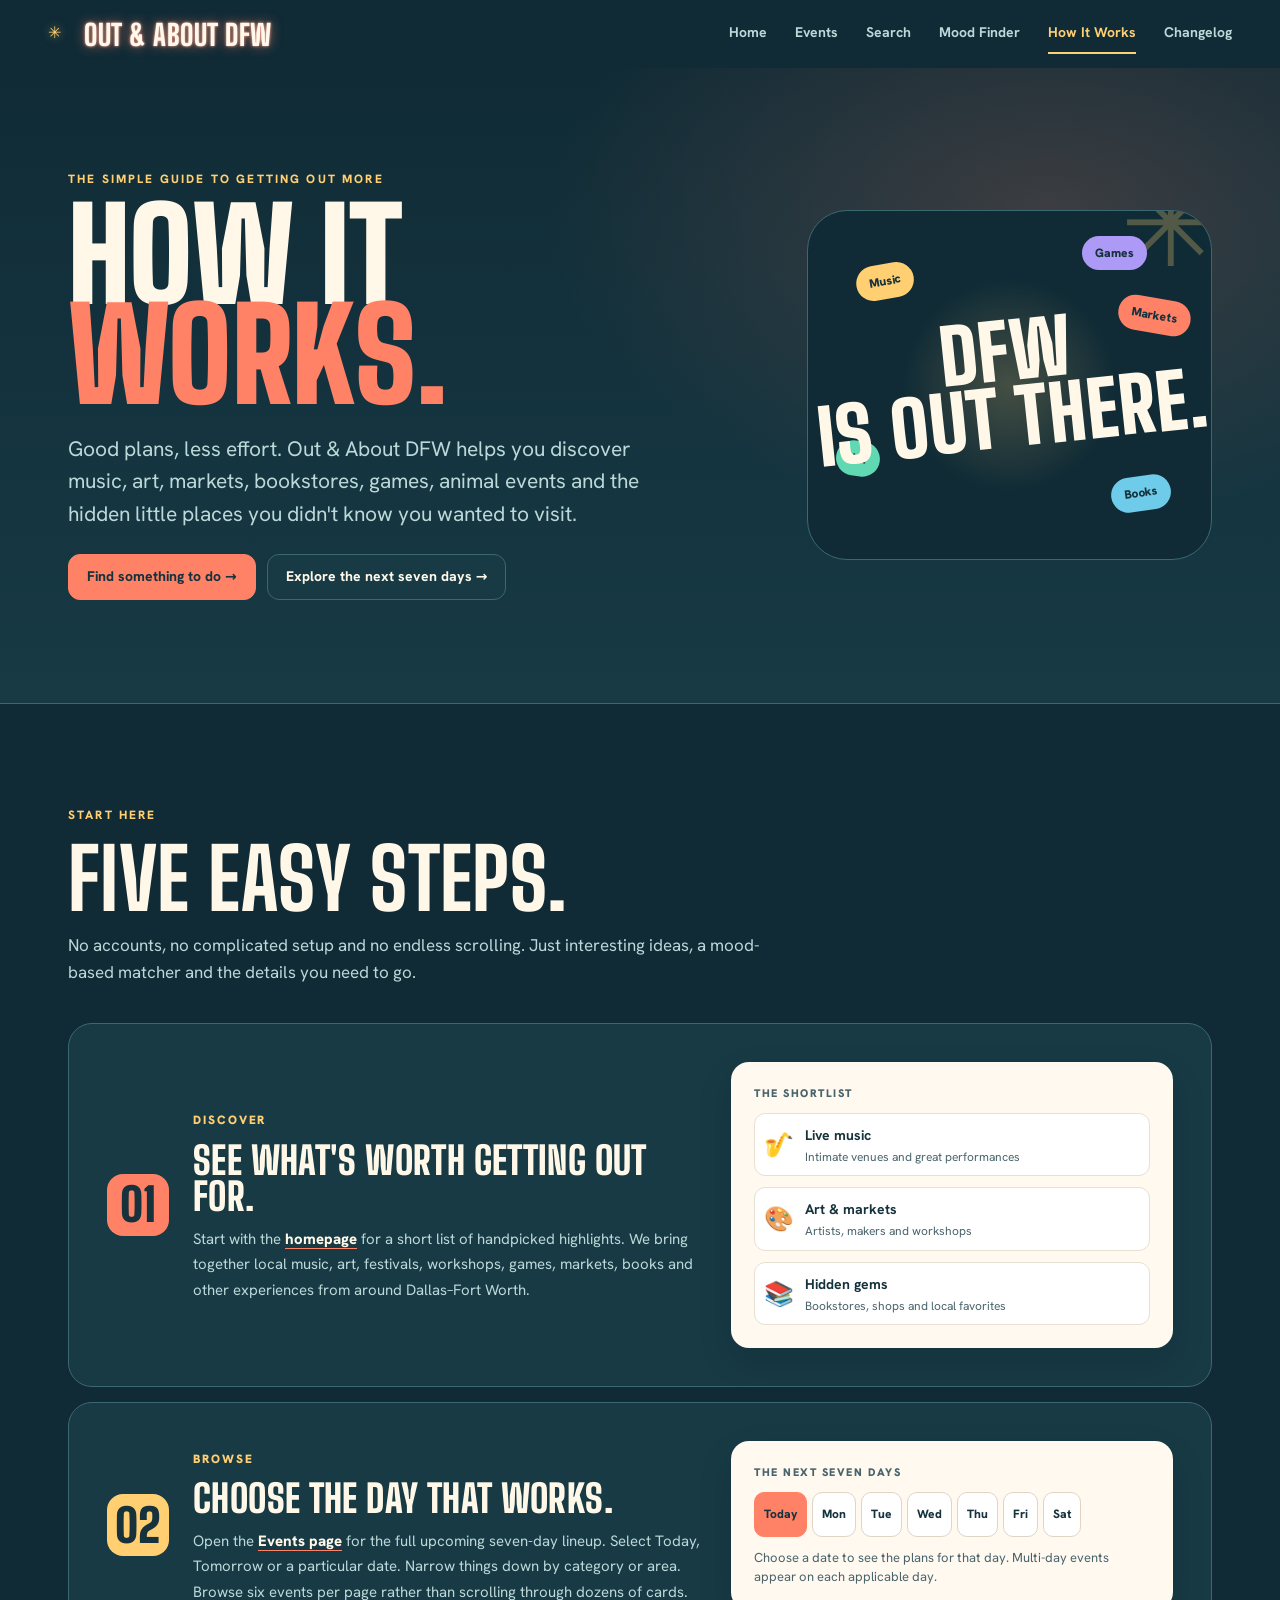
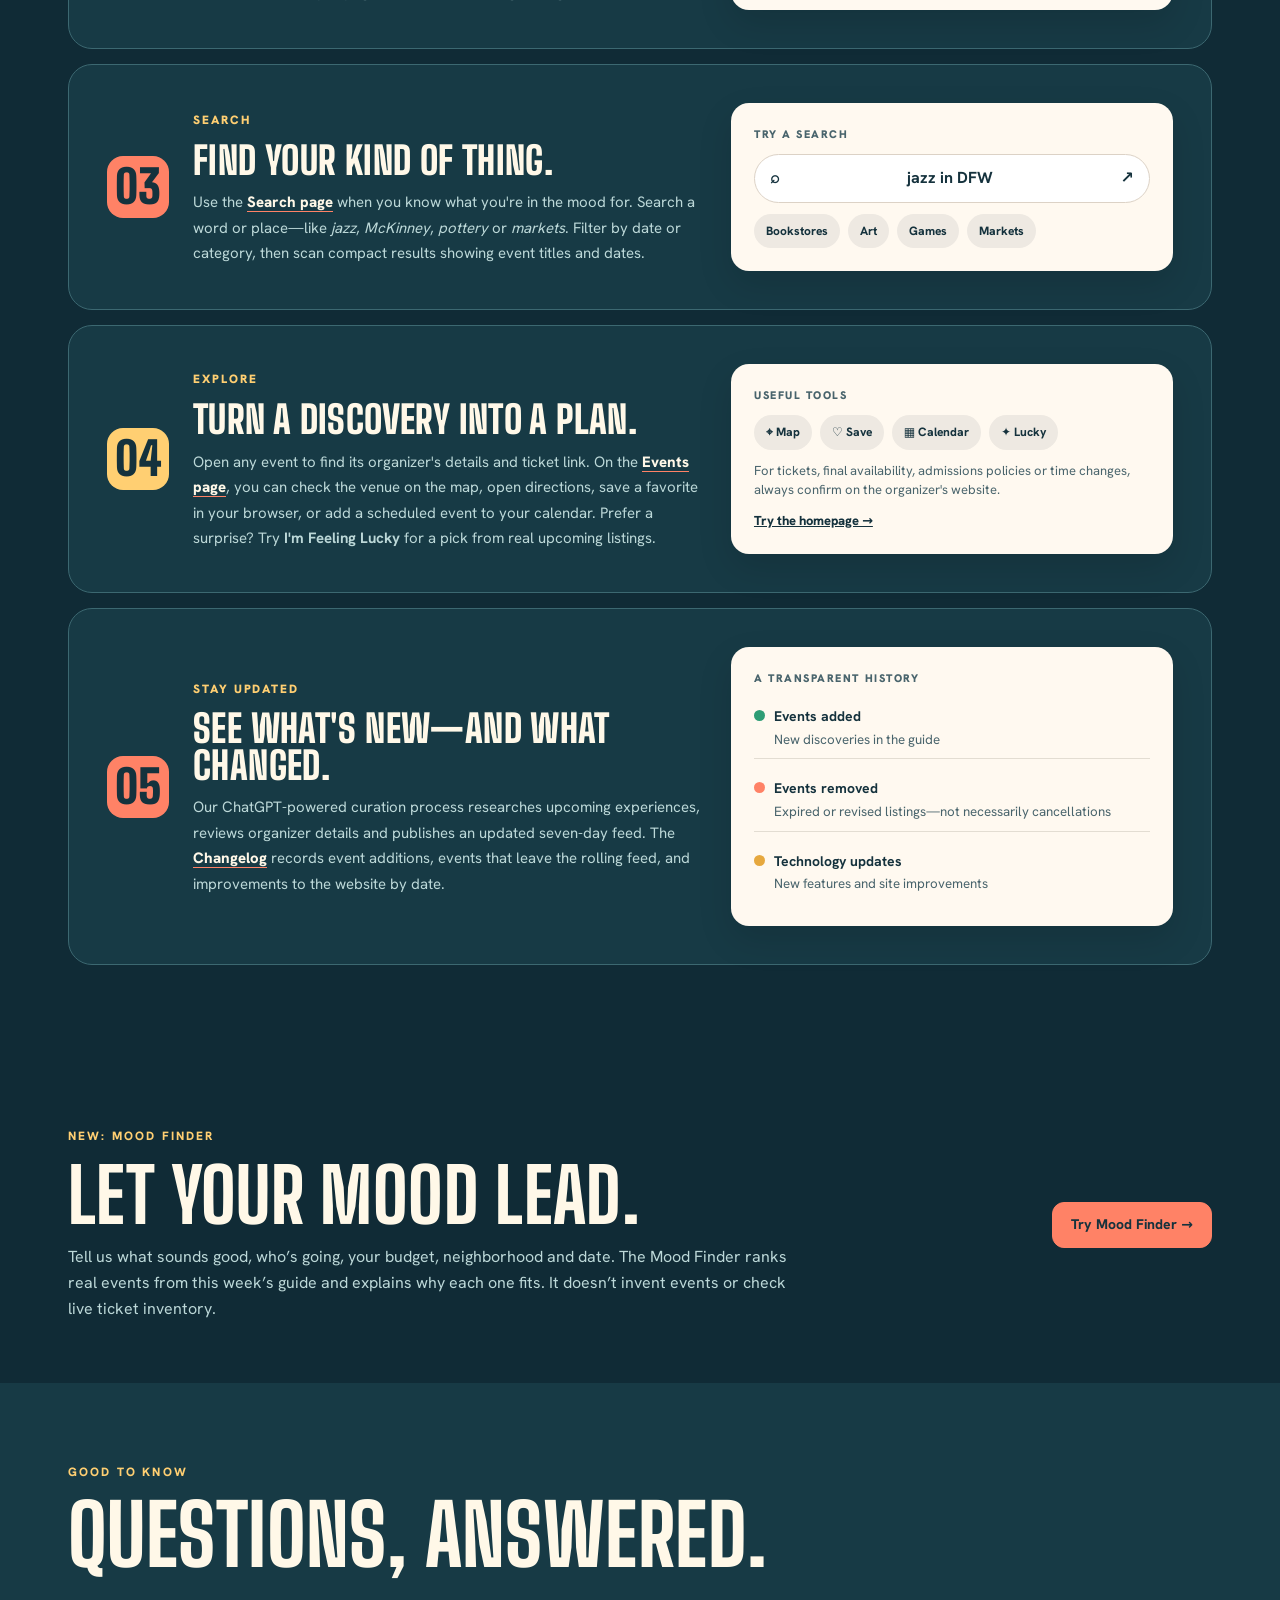
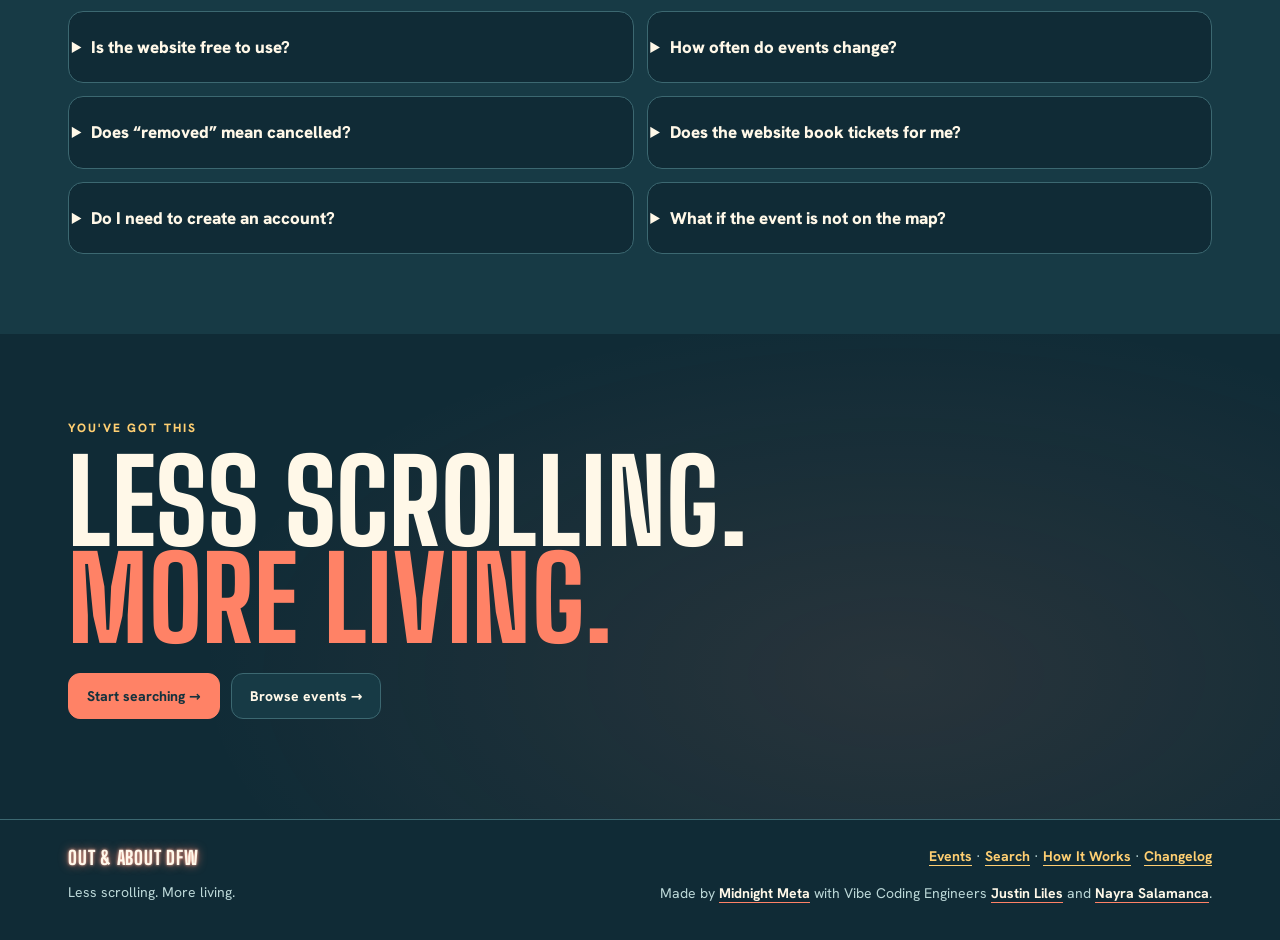
<file: how-it-works.html>
<!doctype html>
<html lang="en">
<head>
<meta charset="utf-8"><meta name="viewport" content="width=device-width,initial-scale=1">
<meta name="theme-color" content="#102B36">
<title>How It Works | Out & About DFW</title>
<meta name="description" content="A friendly guide to discovering events in DFW: browse highlights, search by date and interest, use the map, save events and try I'm Feeling Lucky.">
<link rel="canonical" href="https://dfwdaily.midnightmeta.dev/how-it-works.html">
<meta property="og:title" content="How Out & About DFW Works">
<meta property="og:url" content="https://dfwdaily.midnightmeta.dev/how-it-works.html">
<link rel="icon" href="assets/favicon.svg" type="image/svg+xml">
<link rel="stylesheet" href="styles.css">
</head>
<body class="how-page">
<a href="#steps" class="skip">Skip to the guide</a>
<header class="top"><a class="brand" href="/" aria-label="Out & About DFW home"><span class="brandmark">✳</span><span class="neon">Out &amp; About DFW</span></a>
<nav class="site-nav" aria-label="Site navigation"><a href="/">Home</a><a href="/events.html">Events</a><a href="/search.html">Search</a><a href="/mood.html">Mood Finder</a><a href="/how-it-works.html" aria-current="page">How It Works</a><a href="/changelog.html">Changelog</a></nav></header>
<main>
<section class="how-hero"><div class="wrap how-hero-inner">
<div><p class="change-eyebrow">THE SIMPLE GUIDE TO GETTING OUT MORE</p>
<h1>HOW IT<br><span>WORKS.</span></h1>
<p class="how-lede">Good plans, less effort. Out &amp; About DFW helps you discover music, art, markets, bookstores, games, animal events and the hidden little places you didn't know you wanted to visit.</p>
<div class="how-actions"><a class="home-button primary" href="/search.html">Find something to do →</a><a class="home-button" href="/events.html">Explore the next seven days →</a></div>
</div><div class="how-hero-art" aria-hidden="true"><span class="how-sun">✳</span><span class="how-orbit how-one">Music</span><span class="how-orbit how-two">Markets</span><span class="how-orbit how-three">Art</span><span class="how-orbit how-four">Books</span><span class="how-orbit how-five">Games</span><strong>DFW<br>IS OUT THERE.</strong></div>
</div></section>
<section class="wrap how-section" id="steps">
<div class="how-heading"><p class="change-eyebrow">START HERE</p><h2>FIVE EASY STEPS.</h2><p>No accounts, no complicated setup and no endless scrolling. Just interesting ideas, a mood-based matcher and the details you need to go.</p></div>
<div class="how-steps">
<article class="how-step"><div class="how-number">01</div><div class="how-step-copy"><span class="how-label">DISCOVER</span><h3>See what's worth getting out for.</h3><p>Start with the <a href="/">homepage</a> for a short list of handpicked highlights. We bring together local music, art, festivals, workshops, games, markets, books and other experiences from around Dallas–Fort Worth.</p></div><div class="how-example"><span class="how-example-label">THE SHORTLIST</span><div class="how-sample"><span>🎷</span><div><strong>Live music</strong><small>Intimate venues and great performances</small></div></div><div class="how-sample"><span>🎨</span><div><strong>Art &amp; markets</strong><small>Artists, makers and workshops</small></div></div><div class="how-sample"><span>📚</span><div><strong>Hidden gems</strong><small>Bookstores, shops and local favorites</small></div></div></div></article>
<article class="how-step"><div class="how-number">02</div><div class="how-step-copy"><span class="how-label">BROWSE</span><h3>Choose the day that works.</h3><p>Open the <a href="/events.html">Events page</a> for the full upcoming seven-day lineup. Select Today, Tomorrow or a particular date. Narrow things down by category or area. Browse six events per page rather than scrolling through dozens of cards.</p></div><div class="how-example"><span class="how-example-label">THE NEXT SEVEN DAYS</span><div class="how-days"><span>Today</span><span>Mon</span><span>Tue</span><span>Wed</span><span>Thu</span><span>Fri</span><span>Sat</span></div><div class="how-example-note">Choose a date to see the plans for that day. Multi-day events appear on each applicable day.</div></div></article>
<article class="how-step"><div class="how-number">03</div><div class="how-step-copy"><span class="how-label">SEARCH</span><h3>Find your kind of thing.</h3><p>Use the <a href="/search.html">Search page</a> when you know what you're in the mood for. Search a word or place—like <em>jazz</em>, <em>McKinney</em>, <em>pottery</em> or <em>markets</em>. Filter by date or category, then scan compact results showing event titles and dates.</p></div><div class="how-example"><span class="how-example-label">TRY A SEARCH</span><a class="how-fake-input" href="/search.html?q=jazz"><span aria-hidden="true">⌕</span> jazz in DFW <span>↗</span></a><div class="how-searches"><a href="/search.html?q=book">Bookstores</a><a href="/search.html?q=art">Art</a><a href="/search.html?q=game">Games</a><a href="/search.html?q=market">Markets</a></div></div></article>
<article class="how-step"><div class="how-number">04</div><div class="how-step-copy"><span class="how-label">EXPLORE</span><h3>Turn a discovery into a plan.</h3><p>Open any event to find its organizer's details and ticket link. On the <a href="/events.html">Events page</a>, you can check the venue on the map, open directions, save a favorite in your browser, or add a scheduled event to your calendar. Prefer a surprise? Try <strong>I'm Feeling Lucky</strong> for a pick from real upcoming listings.</p></div><div class="how-example"><span class="how-example-label">USEFUL TOOLS</span><div class="how-tools"><span>⌖ Map</span><span>♡ Save</span><span>▦ Calendar</span><span>✦ Lucky</span></div><p class="how-example-note">For tickets, final availability, admissions policies or time changes, always confirm on the organizer's website.</p><a class="how-inline-link" href="/#lucky">Try the homepage →</a></div></article>
<article class="how-step"><div class="how-number">05</div><div class="how-step-copy"><span class="how-label">STAY UPDATED</span><h3>See what's new—and what changed.</h3><p>Our ChatGPT-powered curation process researches upcoming experiences, reviews organizer details and publishes an updated seven-day feed. The <a href="/changelog.html">Changelog</a> records event additions, events that leave the rolling feed, and improvements to the website by date.</p></div><div class="how-example"><span class="how-example-label">A TRANSPARENT HISTORY</span><div class="how-history"><span class="how-dot how-green"></span><strong>Events added</strong><small>New discoveries in the guide</small></div><div class="how-history"><span class="how-dot how-coral"></span><strong>Events removed</strong><small>Expired or revised listings—not necessarily cancellations</small></div><div class="how-history"><span class="how-dot how-gold"></span><strong>Technology updates</strong><small>New features and site improvements</small></div></div></article>
</div>
</section>
<section class="wrap mood-how-callout"><div><p class="change-eyebrow">NEW: MOOD FINDER</p><h2>LET YOUR MOOD LEAD.</h2><p>Tell us what sounds good, who’s going, your budget, neighborhood and date. The Mood Finder ranks real events from this week’s guide and explains why each one fits. It doesn’t invent events or check live ticket inventory.</p></div><a class="home-button primary" href="/mood.html">Try Mood Finder →</a></section><section class="how-faq"><div class="wrap"><div class="how-heading"><p class="change-eyebrow">GOOD TO KNOW</p><h2>QUESTIONS, ANSWERED.</h2></div>
<div class="how-faq-grid">
<details><summary>Is the website free to use?</summary><p>Yes. Browsing, searching, saving locally and using the map are free. Some individual events charge admission or require tickets, which are purchased through the organizer.</p></details>
<details><summary>How often do events change?</summary><p>The guide is curated through a daily ChatGPT research workflow and published through GitHub and Netlify. Event details can change after publication, so always check the organizer's page before you go. If an update fails, the site may temporarily show older listings.</p></details>
<details><summary>Does “removed” mean cancelled?</summary><p>No. Removed means the listing left the rolling event feed. It might have expired, moved outside the seven-day window or been revised. It does not establish that the organizer cancelled it.</p></details>
<details><summary>Does the website book tickets for me?</summary><p>No. It sends you to the event organizer's page so you can check admission, availability and any age requirements before booking.</p></details>
<details><summary>Do I need to create an account?</summary><p>No account is required. Saved events are kept in your browser when storage is available, so they may not transfer to another device or persist in private browsing.</p></details>
<details><summary>What if the event is not on the map?</summary><p>Only listings with usable map coordinates appear as pins. You can still open the organizer's event link or directions when an address is provided.</p></details>
</div></div></section>
<section class="how-last"><div class="wrap"><p class="change-eyebrow">YOU'VE GOT THIS</p><h2>LESS SCROLLING.<br><span>MORE LIVING.</span></h2><div class="how-actions"><a class="home-button primary" href="/search.html">Start searching →</a><a class="home-button" href="/events.html">Browse events →</a></div></div></section>
</main>
<footer class="foot"><div class="wrap credit-footer"><div><a class="neon small" href="/">Out &amp; About DFW</a><p>Less scrolling. More living.</p></div><div class="credit-links"><a href="/events.html">Events</a> · <a href="/search.html">Search</a> · <a href="/how-it-works.html" aria-current="page">How It Works</a> · <a href="/changelog.html">Changelog</a><p>Made by <a href="https://midnightmeta.dev/" target="_blank" rel="noopener noreferrer">Midnight Meta</a> with Vibe Coding Engineers <a href="https://justinliles.com/" target="_blank" rel="noopener noreferrer">Justin Liles</a> and <a href="https://nayrasalamanca.com/" target="_blank" rel="noopener noreferrer">Nayra Salamanca</a>.</p></div></div></footer>
</body></html>
</file>
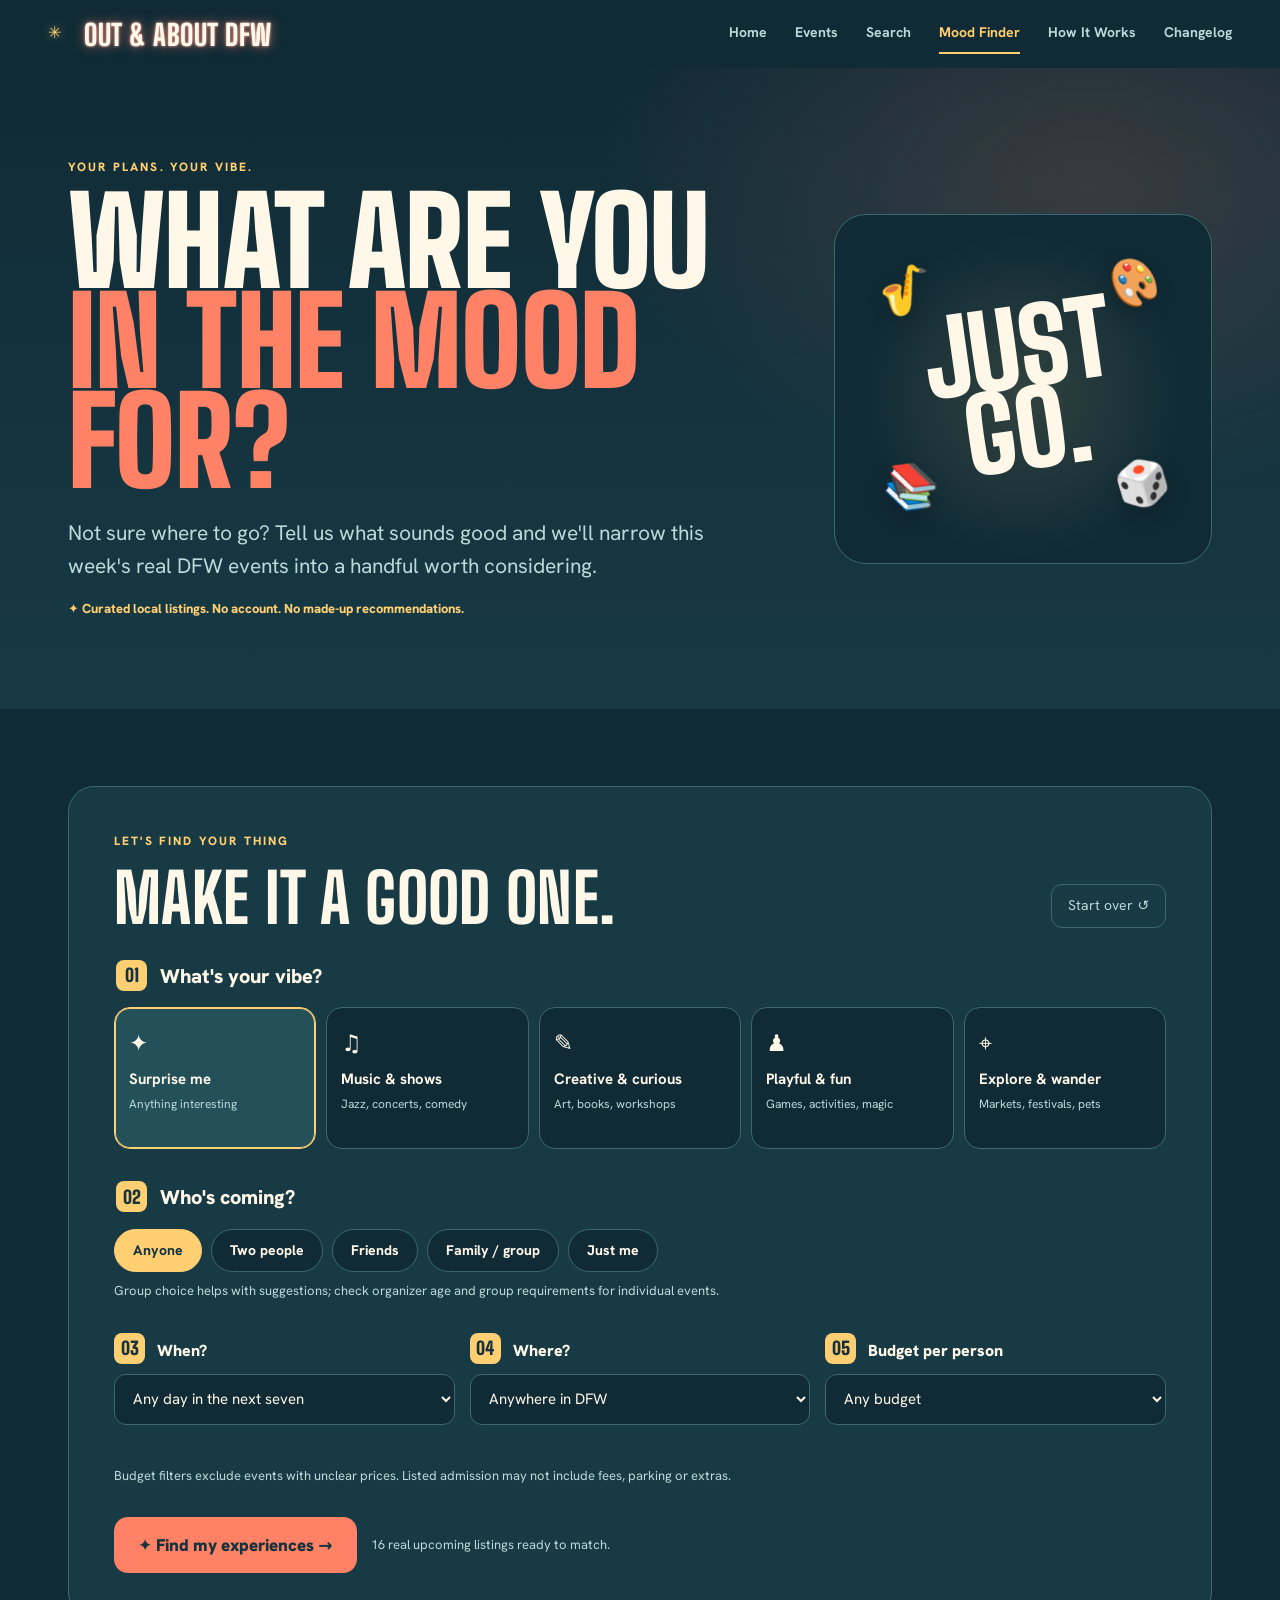
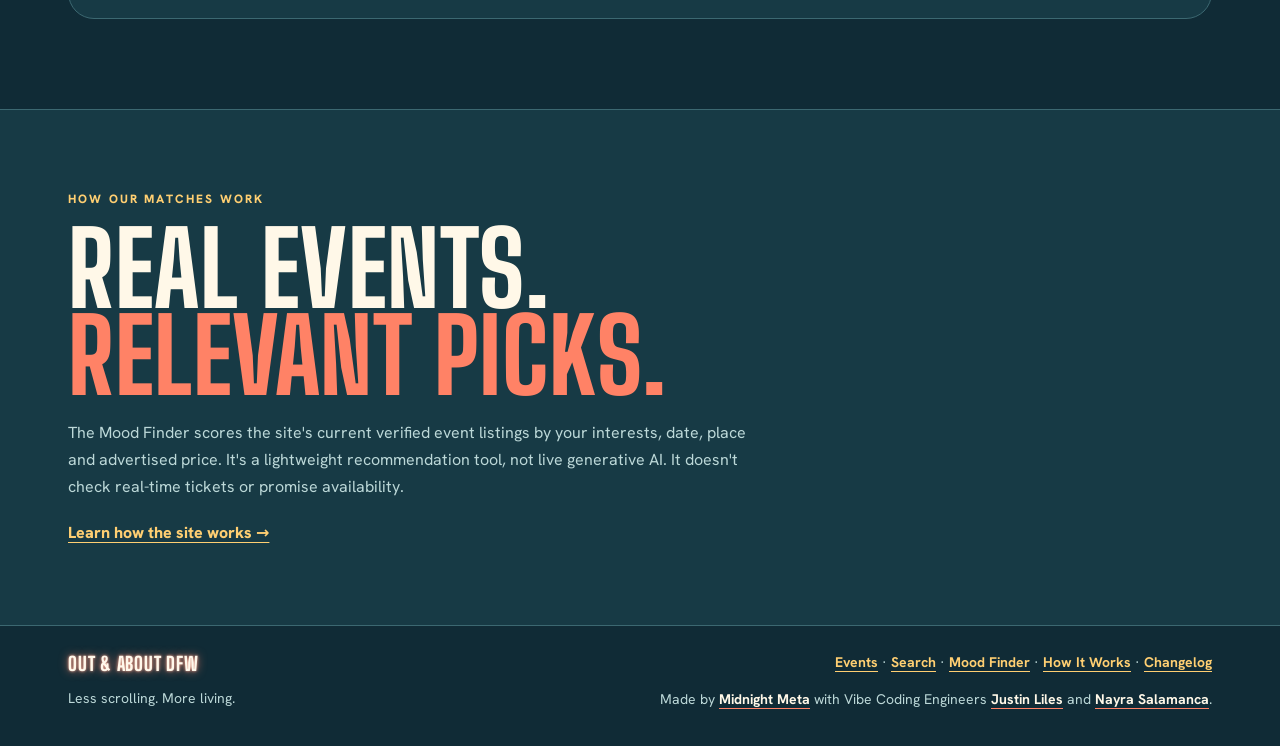
<file: mood.html>
<!doctype html>
<html lang="en"><head><meta charset="utf-8"><meta name="viewport" content="width=device-width,initial-scale=1">
<meta name="theme-color" content="#102B36"><title>Mood Finder | Out &amp; About DFW</title>
<meta name="description" content="Find what to do around DFW by mood, budget, date and neighborhood. Curated, real event recommendations. No account required.">
<link rel="canonical" href="https://dfwdaily.midnightmeta.dev/mood.html"><meta property="og:title" content="Mood Finder | Out &amp; About DFW"><meta property="og:url" content="https://dfwdaily.midnightmeta.dev/mood.html">
<link rel="icon" href="assets/favicon.svg" type="image/svg+xml"><link rel="stylesheet" href="styles.css"></head>
<body class="mood-page">
<a class="skip" href="#mood-form">Skip to Mood Finder</a>
<header class="top"><a class="brand" href="/" aria-label="Out &amp; About DFW home"><span class="brandmark">✳</span><span class="neon">Out &amp; About DFW</span></a>
<nav class="site-nav" aria-label="Site navigation"><a href="/">Home</a><a href="/events.html">Events</a><a href="/search.html">Search</a><a href="/mood.html" aria-current="page">Mood Finder</a><a href="/how-it-works.html">How It Works</a><a href="/changelog.html">Changelog</a></nav></header>
<main>
<section class="mood-hero"><div class="wrap mood-hero-inner"><div>
<p class="change-eyebrow">YOUR PLANS. YOUR VIBE.</p><h1>WHAT ARE YOU<br><span>IN THE MOOD FOR?</span></h1>
<p class="mood-lede">Not sure where to go? Tell us what sounds good and we'll narrow this week's real DFW events into a handful worth considering.</p>
<p class="mood-trust"><span aria-hidden="true">✦</span> Curated local listings. No account. No made-up recommendations.</p>
</div><div class="mood-illustration" aria-hidden="true"><span>🎷</span><span>🎨</span><span>📚</span><span>🎲</span><strong>JUST<br>GO.</strong></div></div></section>
<section class="wrap mood-main">
<form id="mood-form" class="mood-form" autocomplete="off">
<div class="mood-form-title"><div><p class="change-eyebrow">LET'S FIND YOUR THING</p><h2>Make it a good one.</h2></div><button class="mood-reset" id="reset-mood" type="reset">Start over ↺</button></div>
<fieldset><legend><span class="mood-question">01</span> What's your vibe?</legend>
<div class="mood-choices">
<label><input type="radio" name="mood" value="surprise" checked><span>✦ <strong>Surprise me</strong><small>Anything interesting</small></span></label>
<label><input type="radio" name="mood" value="music"><span>♫ <strong>Music &amp; shows</strong><small>Jazz, concerts, comedy</small></span></label>
<label><input type="radio" name="mood" value="creative"><span>✎ <strong>Creative &amp; curious</strong><small>Art, books, workshops</small></span></label>
<label><input type="radio" name="mood" value="play"><span>♟ <strong>Playful &amp; fun</strong><small>Games, activities, magic</small></span></label>
<label><input type="radio" name="mood" value="explore"><span>⌖ <strong>Explore &amp; wander</strong><small>Markets, festivals, pets</small></span></label>
</div></fieldset>
<fieldset><legend><span class="mood-question">02</span> Who's coming?</legend><div class="mood-radio-row">
<label><input type="radio" name="group" value="any" checked><span>Anyone</span></label>
<label><input type="radio" name="group" value="couple"><span>Two people</span></label>
<label><input type="radio" name="group" value="friends"><span>Friends</span></label>
<label><input type="radio" name="group" value="family"><span>Family / group</span></label>
<label><input type="radio" name="group" value="solo"><span>Just me</span></label>
</div><p class="mood-hint">Group choice helps with suggestions; check organizer age and group requirements for individual events.</p></fieldset>
<div class="mood-forms-grid"><div><label for="mood-day"><span class="mood-question">03</span> When?</label><select id="mood-day" name="day"><option value="all">Any day in the next seven</option></select></div>
<div><label for="mood-area"><span class="mood-question">04</span> Where?</label><select id="mood-area" name="area"><option value="all">Anywhere in DFW</option></select></div>
<div><label for="mood-budget"><span class="mood-question">05</span> Budget per person</label><select id="mood-budget" name="budget"><option value="any">Any budget</option><option value="free">Free only</option><option value="25">Up to $25</option><option value="50">Up to $50</option><option value="100">Up to $100</option></select></div>
</div><p class="mood-hint">Budget filters exclude events with unclear prices. Listed admission may not include fees, parking or extras.</p>
<div class="mood-submit-row"><button id="mood-submit" class="mood-go" type="submit">✦ Find my experiences →</button><span id="mood-loaded" role="status" aria-live="polite">Loading local event guide…</span></div>
</form>
<section class="mood-results" id="mood-results" aria-live="polite" aria-labelledby="mood-results-title" hidden>
<div class="mood-results-head"><div><p class="change-eyebrow">PICKED FOR YOUR VIBE</p><h2 id="mood-results-title">Your shortlist.</h2><p id="mood-results-summary"></p></div><button type="button" id="mood-again" class="home-button">Find another mix ↻</button></div><div id="mood-cards" class="mood-cards"></div>
<div class="mood-continue"><a href="/events.html">Browse every event →</a><a href="/search.html">Search something specific →</a></div>
</section>
</section>
<section class="mood-bottom"><div class="wrap"><p class="change-eyebrow">HOW OUR MATCHES WORK</p><h2>REAL EVENTS.<br><span>RELEVANT PICKS.</span></h2><p>The Mood Finder scores the site's current verified event listings by your interests, date, place and advertised price. It's a lightweight recommendation tool, not live generative AI. It doesn't check real-time tickets or promise availability.</p><a href="/how-it-works.html">Learn how the site works →</a></div></section>
</main>
<footer class="foot"><div class="wrap credit-footer"><div><a class="neon small" href="/">Out &amp; About DFW</a><p>Less scrolling. More living.</p></div><div class="credit-links"><a href="/events.html">Events</a> · <a href="/search.html">Search</a> · <a href="/mood.html" aria-current="page">Mood Finder</a> · <a href="/how-it-works.html">How It Works</a> · <a href="/changelog.html">Changelog</a><p>Made by <a href="https://midnightmeta.dev/" target="_blank" rel="noopener noreferrer">Midnight Meta</a> with Vibe Coding Engineers <a href="https://justinliles.com/" target="_blank" rel="noopener noreferrer">Justin Liles</a> and <a href="https://nayrasalamanca.com/" target="_blank" rel="noopener noreferrer">Nayra Salamanca</a>.</p></div></div></footer>
<script src="mood.js" defer></script></body></html>
</file>
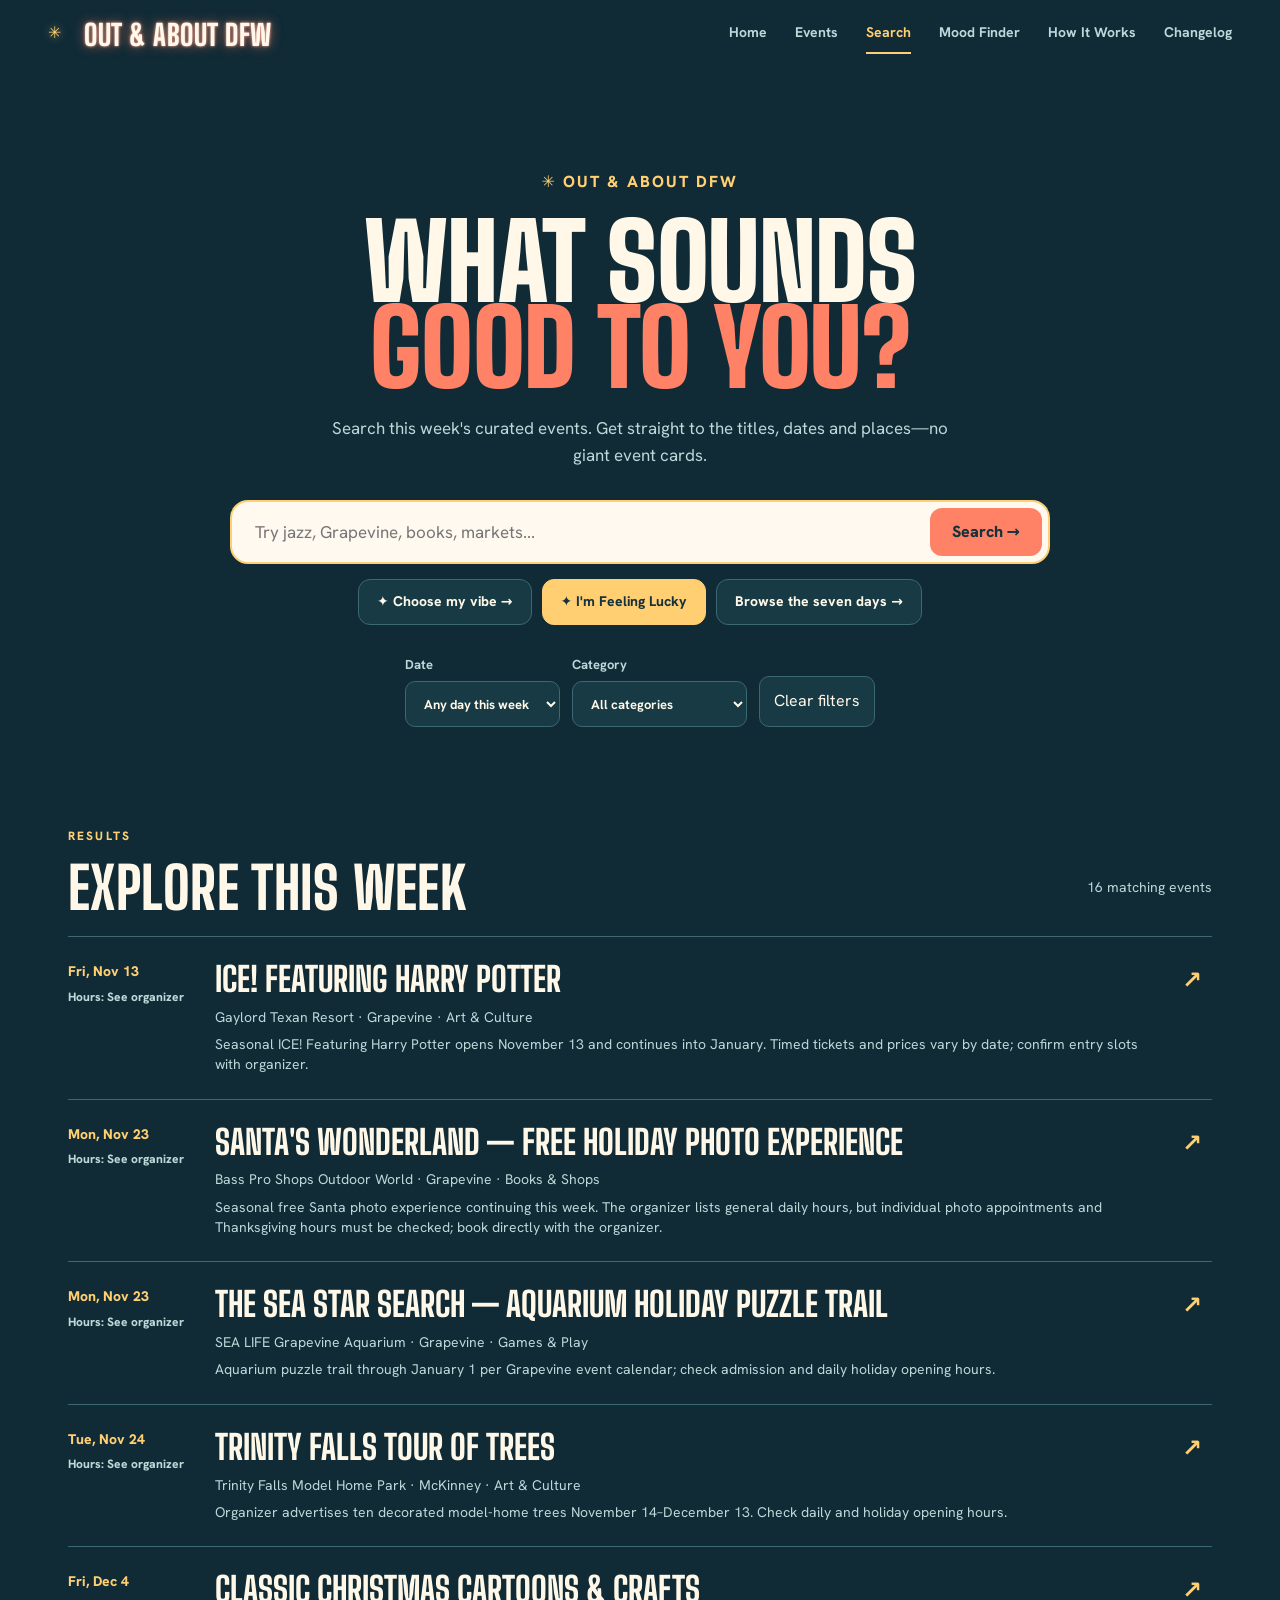
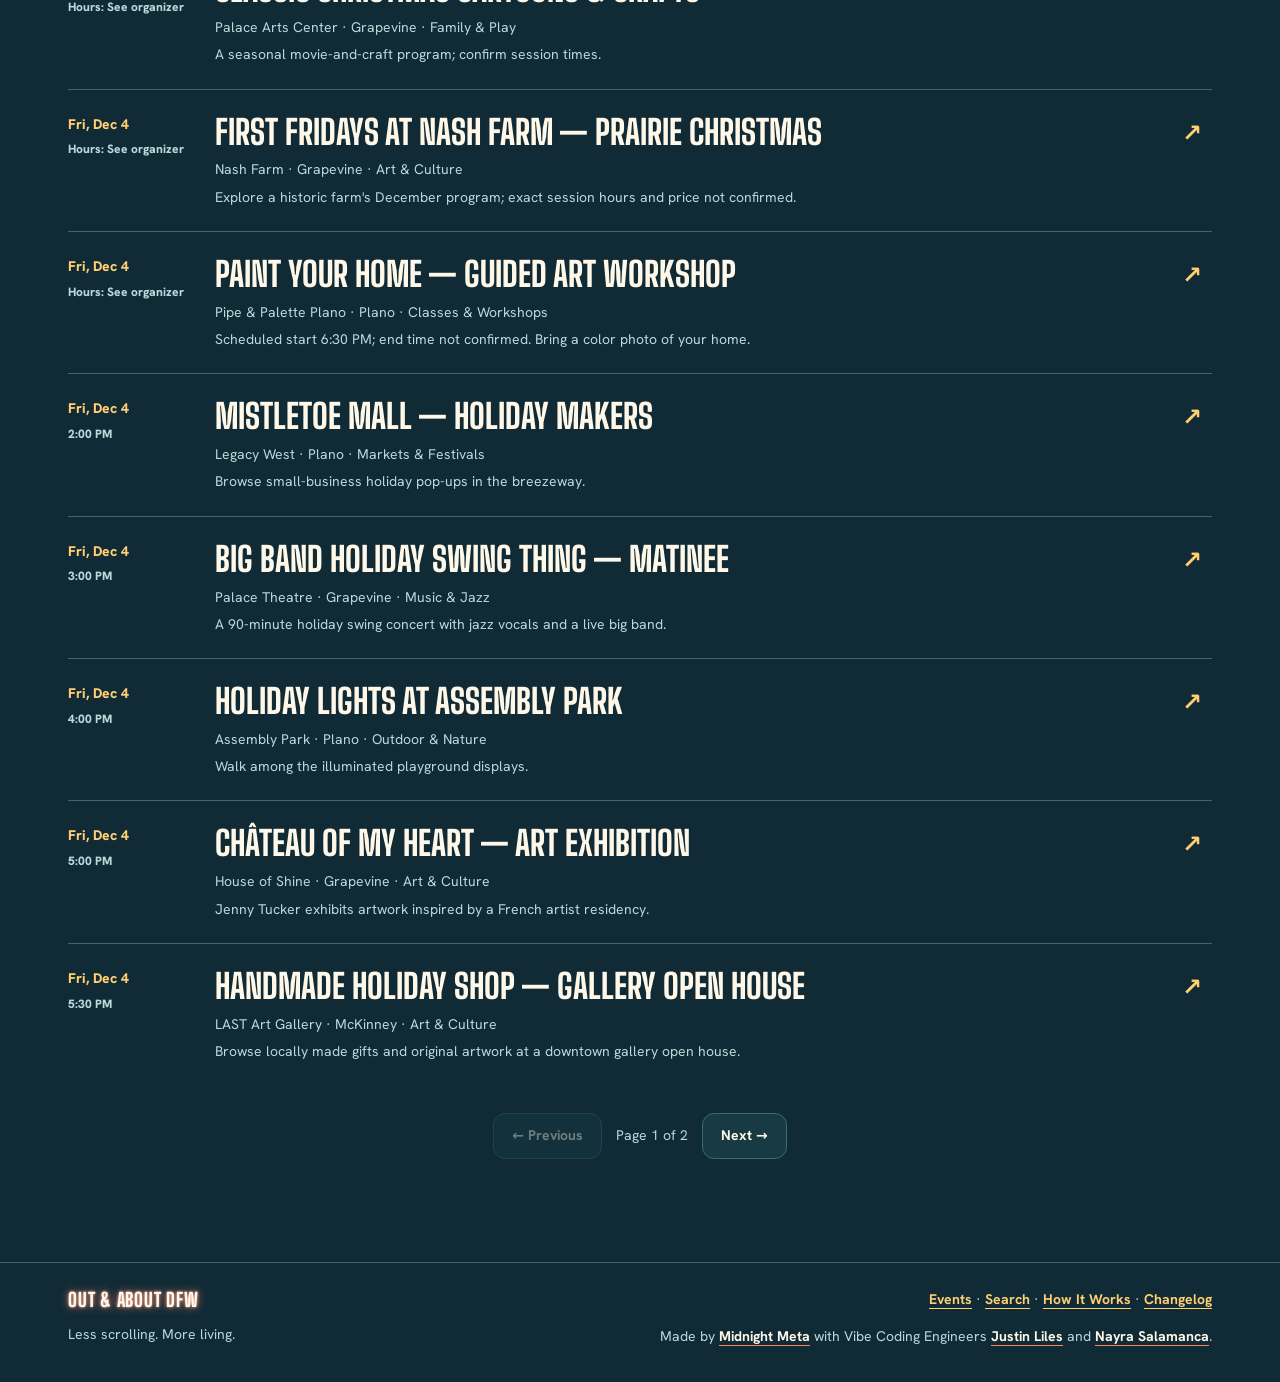
<file: search.html>
<!doctype html><html lang="en"><head><meta charset="utf-8"><meta name="viewport" content="width=device-width,initial-scale=1">
<meta name="theme-color" content="#102B36"><title>Search DFW Events | Out & About DFW</title><meta name="description" content="Search music, art, markets, games, bookstores and more across Dallas–Fort Worth. Find events by title, date, category and location.">
<link rel="canonical" href="https://dfwdaily.midnightmeta.dev/search.html"><meta property="og:title" content="Search | Out & About DFW"><meta property="og:url" content="https://dfwdaily.midnightmeta.dev/search.html">
<link rel="icon" href="assets/favicon.svg" type="image/svg+xml"><link rel="stylesheet" href="styles.css"></head>
<body class="search-page">
<a class="skip" href="#search-results">Skip to results</a>
<header class="top"><a class="brand" href="/" aria-label="Out & About DFW home"><span class="brandmark">✳</span><span class="neon">Out &amp; About DFW</span></a>
<nav class="site-nav" aria-label="Site navigation"><a href="/">Home</a><a href="/events.html">Events</a><a href="/search.html" aria-current="page">Search</a><a href="/mood.html">Mood Finder</a><a href="/how-it-works.html">How It Works</a><a href="/changelog.html">Changelog</a></nav></header>
<main>
<section class="search-hero wrap">
<a class="search-mini" href="/">✳ OUT &amp; ABOUT DFW</a><h1>WHAT SOUNDS<br><span>GOOD TO YOU?</span></h1>
<p>Search this week's curated events. Get straight to the titles, dates and places—no giant event cards.</p>
<form id="search-form" class="hero-search" role="search"><label for="query" class="sr">Search events and venues</label><input id="query" type="search" placeholder="Try jazz, Grapevine, books, markets..." autocomplete="off" autofocus><button type="submit">Search →</button></form>
<div class="search-actions"><a class="home-button" href="/mood.html">✦ Choose my vibe →</a><button id="search-lucky" type="button" class="home-button lucky">✦ I'm Feeling Lucky</button><a class="home-button" href="/events.html">Browse the seven days →</a></div>
<div class="search-filters"><label>Date <select id="search-date"><option value="all">Any day this week</option></select></label><label>Category <select id="search-category"><option value="all">All categories</option></select></label><button id="search-reset" type="button">Clear filters</button></div>
</section>
<section class="wrap search-results-section" id="search-results" aria-live="polite">
<div class="home-heading"><div><p class="change-eyebrow">RESULTS</p><h2 id="result-heading">Good things, found.</h2></div><p id="result-count" class="home-muted">Loading events…</p></div>
<div id="search-list" class="search-list"></div><nav id="search-pagination" class="pagination" aria-label="Search result pages"></nav></section>
</main>
<footer class="foot"><div class="wrap credit-footer"><div><a class="neon small" href="/">Out &amp; About DFW</a><p>Less scrolling. More living.</p></div><div class="credit-links"><a href="/events.html">Events</a> · <a href="/search.html">Search</a> · <a href="/how-it-works.html">How It Works</a> · <a href="/changelog.html">Changelog</a><p>Made by <a href="https://midnightmeta.dev/" target="_blank" rel="noopener noreferrer">Midnight Meta</a> with Vibe Coding Engineers <a href="https://justinliles.com/" target="_blank" rel="noopener noreferrer">Justin Liles</a> and <a href="https://nayrasalamanca.com/" target="_blank" rel="noopener noreferrer">Nayra Salamanca</a>.</p></div></div></footer>
<script src="discover.js" defer></script></body></html>
</file>
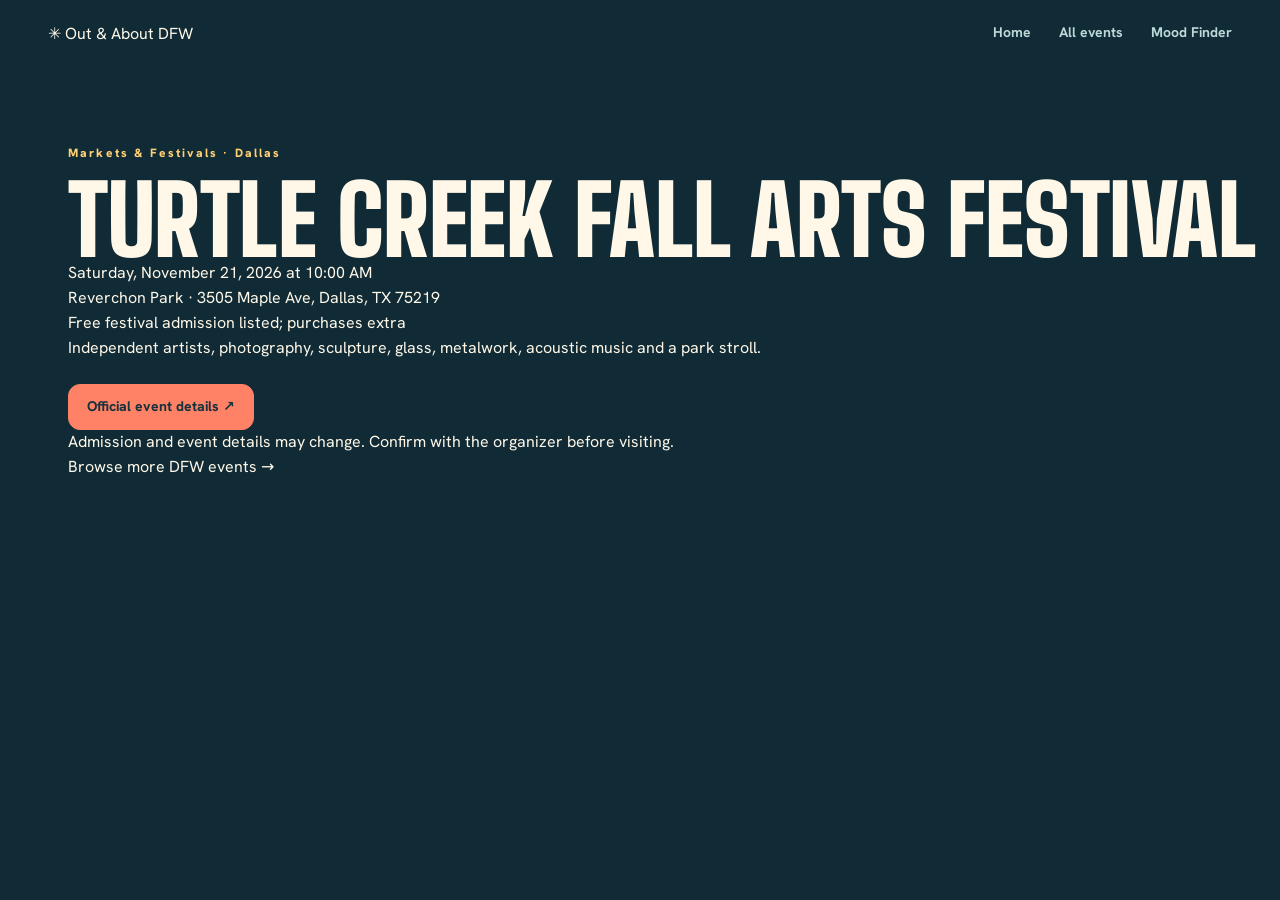
<file: event/dallas-turtle-creek-arts-2026-11-21.html>
<!doctype html><html lang="en"><head><meta charset="utf-8"><meta name="viewport" content="width=device-width,initial-scale=1"><title>Turtle Creek Fall Arts Festival | Out & About DFW</title><meta name="description" content="Independent artists, photography, sculpture, glass, metalwork, acoustic music and a park stroll."><link rel="canonical" href="https://dfwdaily.midnightmeta.dev/event/dallas-turtle-creek-arts-2026-11-21.html"><link rel="stylesheet" href="/styles.css"><script type="application/ld+json">{"@context":"https://schema.org","@type":"Event","name":"Turtle Creek Fall Arts Festival","startDate":"2026-11-21T10:00:00-06:00","endDate":"2026-11-21T17:00:00-06:00","description":"Independent artists, photography, sculpture, glass, metalwork, acoustic music and a park stroll.","eventStatus":"https://schema.org/EventScheduled","eventAttendanceMode":"https://schema.org/OfflineEventAttendanceMode","location":{"@type":"Place","name":"Reverchon Park","address":{"@type":"PostalAddress","streetAddress":"3505 Maple Ave, Dallas, TX 75219","addressLocality":"Dallas","addressRegion":"TX","addressCountry":"US"}},"url":"https://dfwdaily.midnightmeta.dev/event/dallas-turtle-creek-arts-2026-11-21.html","mainEntityOfPage":"https://dfwdaily.midnightmeta.dev/event/dallas-turtle-creek-arts-2026-11-21.html"}</script></head><body><header class="top"><a class="brand" href="/">✳ Out &amp; About DFW</a><nav class="site-nav"><a href="/">Home</a><a href="/events.html">All events</a><a href="/mood.html">Mood Finder</a></nav></header><main class="wrap home-section"><p class="change-eyebrow">Markets &amp; Festivals · Dallas</p><h1>Turtle Creek Fall Arts Festival</h1><p>Saturday, November 21, 2026 at 10:00 AM</p><p>Reverchon Park · 3505 Maple Ave, Dallas, TX 75219</p><p>Free festival admission listed; purchases extra</p><p>Independent artists, photography, sculpture, glass, metalwork, acoustic music and a park stroll.</p><a class="home-button primary" href="https://www.affps.com/turtle-creek-arts-festival" rel="noopener noreferrer" target="_blank">Official event details ↗</a><p>Admission and event details may change. Confirm with the organizer before visiting.</p><p><a href="/events.html">Browse more DFW events →</a></p></main></body></html>
</file>
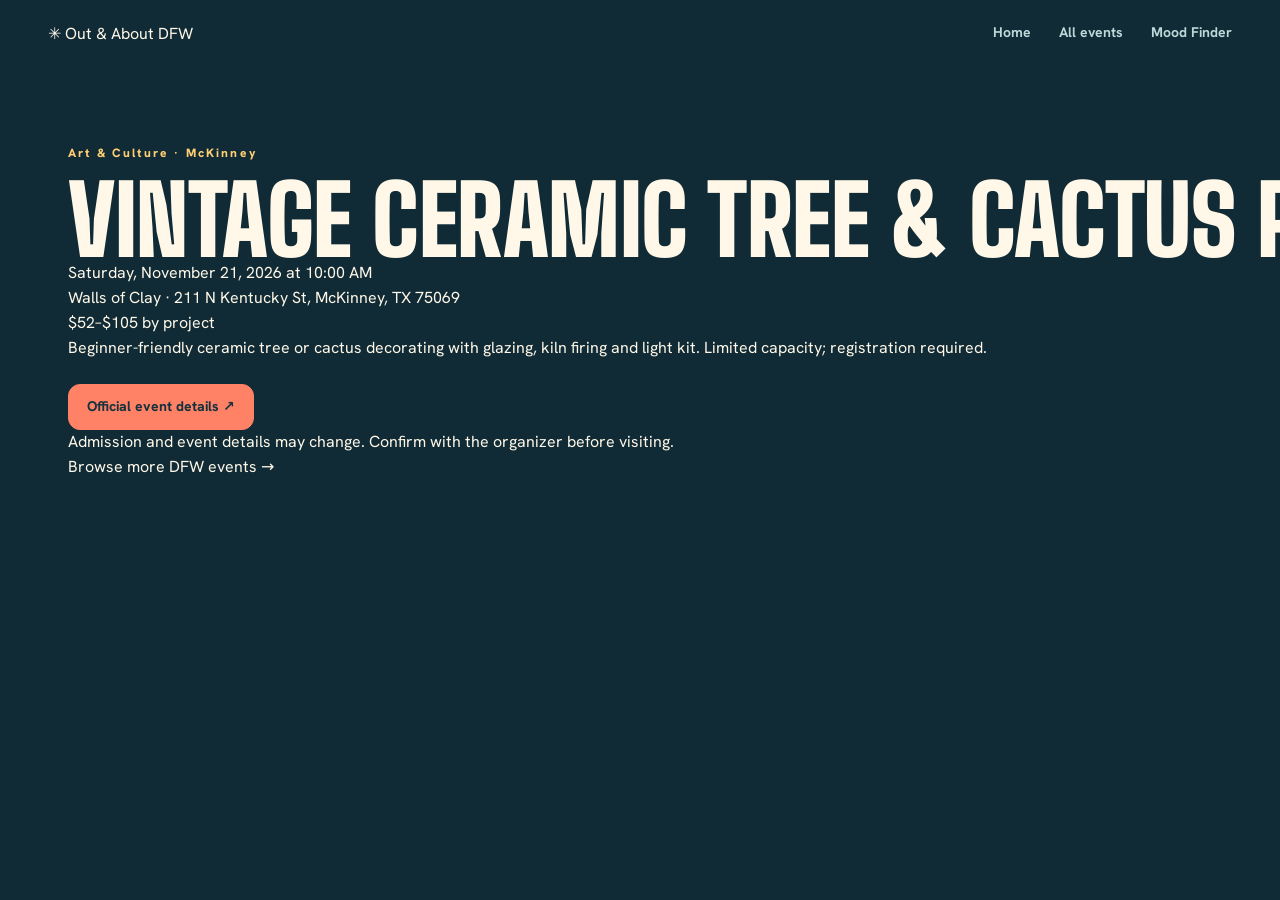
<file: event/mckinney-vintage-ceramic-tree-2026-11-21.html>
<!doctype html><html lang="en"><head><meta charset="utf-8"><meta name="viewport" content="width=device-width,initial-scale=1"><title>Vintage Ceramic Tree &amp; Cactus Painting Workshop | Out & About DFW</title><meta name="description" content="Beginner-friendly ceramic tree or cactus decorating with glazing, kiln firing and light kit. Limited capacity; registration required."><link rel="canonical" href="https://dfwdaily.midnightmeta.dev/event/mckinney-vintage-ceramic-tree-2026-11-21.html"><link rel="stylesheet" href="/styles.css"><script type="application/ld+json">{"@context":"https://schema.org","@type":"Event","name":"Vintage Ceramic Tree & Cactus Painting Workshop","startDate":"2026-11-21T10:00:00-06:00","endDate":"2026-11-21T12:00:00-06:00","description":"Beginner-friendly ceramic tree or cactus decorating with glazing, kiln firing and light kit. Limited capacity; registration required.","eventStatus":"https://schema.org/EventScheduled","eventAttendanceMode":"https://schema.org/OfflineEventAttendanceMode","location":{"@type":"Place","name":"Walls of Clay","address":{"@type":"PostalAddress","streetAddress":"211 N Kentucky St, McKinney, TX 75069","addressLocality":"McKinney","addressRegion":"TX","addressCountry":"US"}},"url":"https://dfwdaily.midnightmeta.dev/event/mckinney-vintage-ceramic-tree-2026-11-21.html","mainEntityOfPage":"https://dfwdaily.midnightmeta.dev/event/mckinney-vintage-ceramic-tree-2026-11-21.html"}</script></head><body><header class="top"><a class="brand" href="/">✳ Out &amp; About DFW</a><nav class="site-nav"><a href="/">Home</a><a href="/events.html">All events</a><a href="/mood.html">Mood Finder</a></nav></header><main class="wrap home-section"><p class="change-eyebrow">Art &amp; Culture · McKinney</p><h1>Vintage Ceramic Tree &amp; Cactus Painting Workshop</h1><p>Saturday, November 21, 2026 at 10:00 AM</p><p>Walls of Clay · 211 N Kentucky St, McKinney, TX 75069</p><p>$52–$105 by project</p><p>Beginner-friendly ceramic tree or cactus decorating with glazing, kiln firing and light kit. Limited capacity; registration required.</p><a class="home-button primary" href="https://www.visitmckinney.com/events/vintage-tree-and-cactus-workshop-sury4j30" rel="noopener noreferrer" target="_blank">Official event details ↗</a><p>Admission and event details may change. Confirm with the organizer before visiting.</p><p><a href="/events.html">Browse more DFW events →</a></p></main></body></html>
</file>
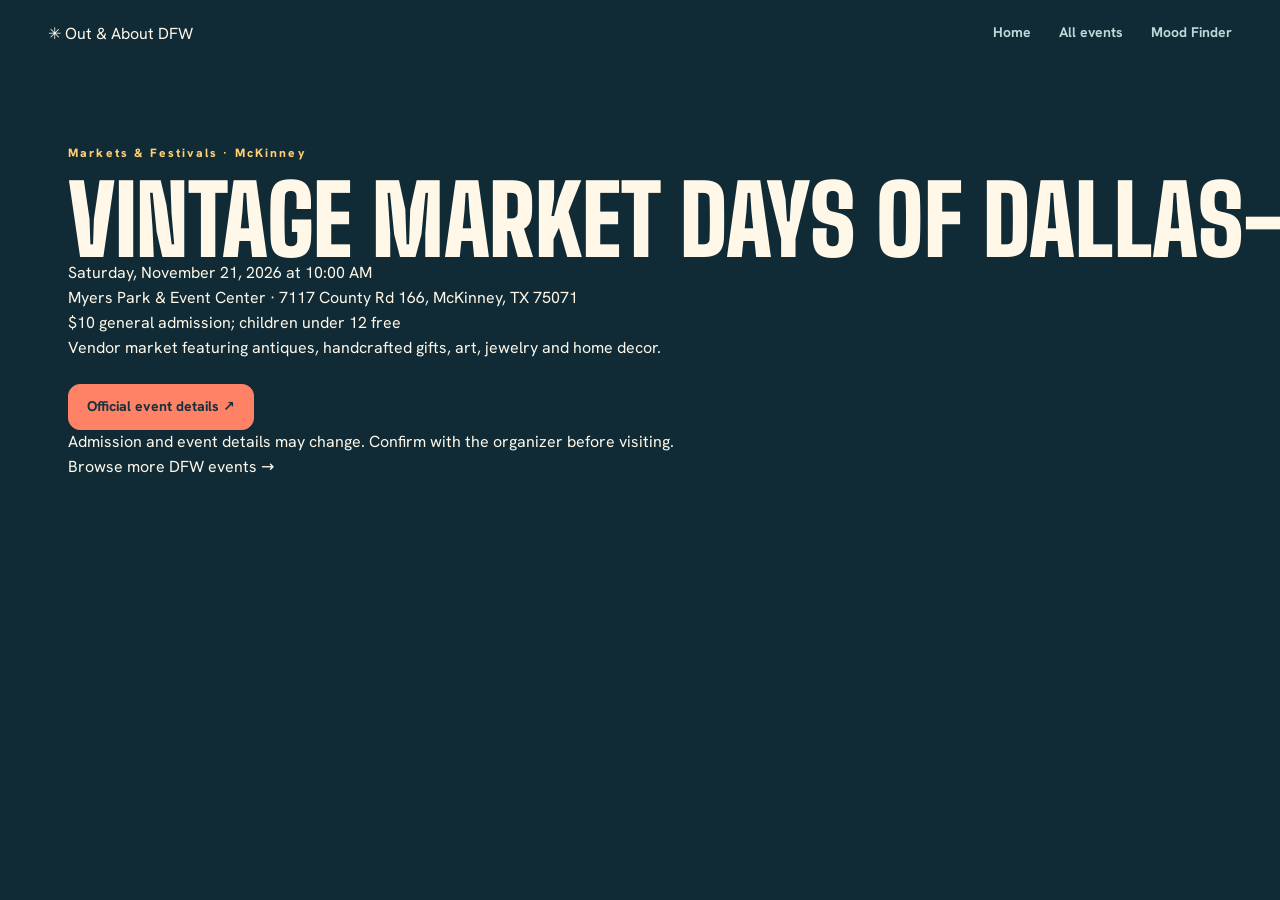
<file: event/mckinney-vintage-market-days-2026-11-21.html>
<!doctype html><html lang="en"><head><meta charset="utf-8"><meta name="viewport" content="width=device-width,initial-scale=1"><title>Vintage Market Days of Dallas–McKinney | Out & About DFW</title><meta name="description" content="Vendor market featuring antiques, handcrafted gifts, art, jewelry and home decor."><link rel="canonical" href="https://dfwdaily.midnightmeta.dev/event/mckinney-vintage-market-days-2026-11-21.html"><link rel="stylesheet" href="/styles.css"><script type="application/ld+json">{"@context":"https://schema.org","@type":"Event","name":"Vintage Market Days of Dallas–McKinney","startDate":"2026-11-21T10:00:00-06:00","endDate":"2026-11-21T16:00:00-06:00","description":"Vendor market featuring antiques, handcrafted gifts, art, jewelry and home decor.","eventStatus":"https://schema.org/EventScheduled","eventAttendanceMode":"https://schema.org/OfflineEventAttendanceMode","location":{"@type":"Place","name":"Myers Park & Event Center","address":{"@type":"PostalAddress","streetAddress":"7117 County Rd 166, McKinney, TX 75071","addressLocality":"McKinney","addressRegion":"TX","addressCountry":"US"}},"url":"https://dfwdaily.midnightmeta.dev/event/mckinney-vintage-market-days-2026-11-21.html","mainEntityOfPage":"https://dfwdaily.midnightmeta.dev/event/mckinney-vintage-market-days-2026-11-21.html"}</script></head><body><header class="top"><a class="brand" href="/">✳ Out &amp; About DFW</a><nav class="site-nav"><a href="/">Home</a><a href="/events.html">All events</a><a href="/mood.html">Mood Finder</a></nav></header><main class="wrap home-section"><p class="change-eyebrow">Markets &amp; Festivals · McKinney</p><h1>Vintage Market Days of Dallas–McKinney</h1><p>Saturday, November 21, 2026 at 10:00 AM</p><p>Myers Park &amp; Event Center · 7117 County Rd 166, McKinney, TX 75071</p><p>$10 general admission; children under 12 free</p><p>Vendor market featuring antiques, handcrafted gifts, art, jewelry and home decor.</p><a class="home-button primary" href="https://www.vintagemarketdays.com/market/dallas-mckinney/index.php" rel="noopener noreferrer" target="_blank">Official event details ↗</a><p>Admission and event details may change. Confirm with the organizer before visiting.</p><p><a href="/events.html">Browse more DFW events →</a></p></main></body></html>
</file>
<file: styles.css>
/* Out & About DFW
   Deep teal, sunny coral, warm cream, and ticket stubs. Fonts are self-hosted in /fonts. */

@font-face{
  font-family:"Big Shoulders Display";
  src:url("fonts/big-shoulders-display-latin-wght-normal.woff2") format("woff2");
  font-weight:100 900;font-display:swap;
}
@font-face{
  font-family:"Hanken Grotesk";
  src:url("fonts/hanken-grotesk-latin-wght-normal.woff2") format("woff2");
  font-weight:100 900;font-display:swap;
}

:root{
  --night:#102B36;
  --night-2:#173A45;
  --night-3:#24505A;
  --line:#3C6871;
  --mist:#BCD8D8;
  --text:#FFF8E8;
  --paper:#FFF9F0;
  --paper-ink:#15323D;
  --paper-mute:#49646C;

  --pink:#FF8266;
  --amber:#FFCF72;
  --c-pink:#FF8266;
  --c-amber:#FFCF72;
  --c-mint:#60D8B2;
  --c-sky:#6ECBE9;
  --c-violet:#AD9AF6;
  --c-coral:#FF9D64;

  --display:"Big Shoulders Display","Arial Narrow","Helvetica Neue Condensed",Impact,sans-serif;
  --body:"Hanken Grotesk",system-ui,-apple-system,"Segoe UI",sans-serif;

  --gutter:clamp(16px,4vw,48px);
  --max:1240px;
  --stub:104px;
  --ease:cubic-bezier(.2,.7,.2,1);
}

*{box-sizing:border-box}
html{scroll-behavior:smooth;-webkit-text-size-adjust:100%}
body{
  margin:0;background:var(--night);color:var(--text);
  font:400 16px/1.55 var(--body);
  -webkit-font-smoothing:antialiased;
}
a{color:inherit;text-decoration:none}
button,input,select{font:inherit;color:inherit}
button{cursor:pointer}
h1,h2,h3,p{margin:0}
.sr{position:absolute;width:1px;height:1px;overflow:hidden;clip:rect(0 0 0 0);white-space:nowrap}
.ico{width:18px;height:18px;flex:none;fill:none;stroke:currentColor;stroke-width:1.8;stroke-linecap:round;stroke-linejoin:round}
.wrap{width:min(100%,var(--max));margin-inline:auto;padding-inline:var(--gutter)}

:focus-visible{outline:3px solid var(--amber);outline-offset:3px;border-radius:6px}

.skip{position:absolute;left:12px;top:-60px;background:var(--amber);color:var(--paper-ink);padding:10px 16px;border-radius:8px;font-weight:700;z-index:50}
.skip:focus{top:12px}

/* ---------- Warm illuminated wordmark ---------- */
.neon{
  font-family:var(--display);font-weight:800;font-size:26px;letter-spacing:.04em;text-transform:uppercase;line-height:1;
  color:#FFF8EB;
  text-shadow:0 0 4px #ffb19b,0 0 14px var(--pink),0 0 32px rgba(255,130,102,.65);
}
.neon.small{font-size:19px;text-shadow:0 0 3px #ffb19b,0 0 10px rgba(255,130,102,.8)}

.top{
  display:flex;align-items:center;justify-content:space-between;gap:16px;
  height:68px;padding-inline:var(--gutter);
  position:relative;z-index:5;
}
.brand{display:inline-flex;align-items:center;gap:10px}
.brandmark{width:26px;height:26px;color:var(--pink);filter:drop-shadow(0 0 6px rgba(255,130,102,.8))}
.topnote{color:var(--mist);font-size:14px}

/* The single orchestrated moment: the sign switches on once */
@media (prefers-reduced-motion:no-preference){
  .top .neon{animation:signon 1.5s steps(1,end) .2s both}
  .top .brandmark{animation:signon 1.5s steps(1,end) .2s both}
}
@keyframes signon{
  0%{opacity:.15;text-shadow:none}
  12%{opacity:1}
  18%{opacity:.2;text-shadow:none}
  30%{opacity:1}
  36%{opacity:.35;text-shadow:none}
  58%{opacity:1}
  100%{opacity:1}
}

/* ---------- Hero ---------- */
.hero{
  position:relative;overflow:hidden;
  padding:clamp(28px,6vw,72px) 0 clamp(36px,6vw,64px);
  background:
    radial-gradient(900px 420px at 82% 8%,rgba(255,130,102,.16),transparent 70%),
    linear-gradient(180deg,var(--night) 0%,#173A45 100%);
}
.skyline{
  position:absolute;inset:auto 0 0 0;height:min(52%,300px);
  background:url("assets/skyline.svg") center bottom/cover no-repeat;
  opacity:.9;pointer-events:none;
}
.hero-inner{
  position:relative;width:min(100%,var(--max));margin-inline:auto;padding-inline:var(--gutter);
  display:grid;grid-template-columns:minmax(0,1.2fr) minmax(0,1fr);gap:clamp(24px,4vw,56px);align-items:end;
}
h1{
  font-family:var(--display);font-weight:900;text-transform:uppercase;
  font-size:clamp(64px,8vw,96px);line-height:.86;white-space:nowrap;letter-spacing:-.005em;
  color:var(--text);
}
.lede{margin-top:clamp(18px,3vw,30px);max-width:46ch;font-size:clamp(17px,1.6vw,19px);color:#D8E8E3}
.pulse{margin-top:14px;color:var(--amber);font-weight:600;font-size:15px;min-height:1.5em}

.hero-next{position:relative}
.nexthead{display:flex;align-items:baseline;justify-content:space-between;gap:12px;margin-bottom:10px;color:var(--text)}
.nexthead strong{font-family:var(--display);font-size:24px;font-weight:800;letter-spacing:.03em;text-transform:uppercase}
.nexthead span{color:var(--amber);font-weight:600;font-size:15px}
.quiet{color:#D8E8E3;border:1px dashed var(--line);border-radius:14px;padding:22px;background:rgba(21,24,56,.7)}
.quiet a{color:var(--amber);font-weight:700;text-decoration:underline;text-underline-offset:3px}

/* ---------- Day bar ---------- */
.daybar{
  position:sticky;top:0;z-index:20;
  background:rgba(13,15,43,.92);backdrop-filter:blur(10px);-webkit-backdrop-filter:blur(10px);
  border-block:1px solid var(--line);
}
.days{
  display:flex;gap:8px;overflow-x:auto;scroll-snap-type:x proximity;scrollbar-width:none;
  width:min(100%,var(--max));margin-inline:auto;padding:12px var(--gutter);
}
.days::-webkit-scrollbar{display:none}
.day{
  flex:1 0 74px;scroll-snap-align:start;
  display:flex;flex-direction:column;align-items:center;gap:2px;
  padding:8px 6px 9px;border-radius:12px;background:transparent;border:1px solid var(--line);color:var(--mist);
  transition:background .15s,border-color .15s,color .15s;
}
.day .dow{font-size:13px;font-weight:600}
.day .num{font-family:var(--display);font-size:34px;line-height:.95;font-weight:800;color:var(--text)}
.day .dots{display:flex;gap:3px;height:6px;align-items:center}
.day .dots i{width:6px;height:6px;border-radius:50%;background:var(--pink)}
.day .dots em{font-style:normal;font-size:11px;font-weight:700;color:var(--pink);line-height:1}
.day .none{font-size:11px;line-height:6px;color:var(--line)}
.day.all .num{font-size:26px;margin-top:5px;margin-bottom:2px}
.day:hover{border-color:var(--mist)}
.day[aria-pressed="true"]{background:var(--pink);border-color:var(--pink);color:var(--paper-ink)}
.day[aria-pressed="true"] .num,.day[aria-pressed="true"] .dow{color:var(--paper-ink)}
.day[aria-pressed="true"] .dots i{background:var(--paper-ink)}
.day[aria-pressed="true"] .dots em{color:var(--paper-ink)}
.day.empty-day:not([aria-pressed="true"]){opacity:.55}

/* ---------- Explore ---------- */
.explore{padding-bottom:clamp(48px,7vw,96px)}
.heading{display:flex;align-items:flex-end;justify-content:space-between;gap:16px;flex-wrap:wrap;padding-top:clamp(32px,5vw,56px);margin-bottom:22px}
h2{font-family:var(--display);font-weight:800;text-transform:uppercase;font-size:clamp(40px,6vw,72px);line-height:.9;letter-spacing:.005em}
.range{color:var(--mist);font-size:15px}

.filters{display:grid;gap:12px;margin-bottom:28px}
.chips{display:flex;gap:8px;overflow-x:auto;scrollbar-width:none;padding-bottom:2px}
.chips::-webkit-scrollbar{display:none}
.chip{
  flex:none;display:inline-flex;align-items:center;gap:8px;
  padding:9px 15px 9px 12px;border-radius:99px;border:1px solid var(--line);background:transparent;color:var(--text);font-size:15px;font-weight:500;
  transition:background .15s,border-color .15s;
}
.chip i{width:10px;height:10px;border-radius:50%;background:var(--dot,var(--mist))}
.chip small{color:var(--mist);font-size:13px;font-weight:600}
.chip:hover{border-color:var(--mist)}
.chip[aria-pressed="true"]{background:var(--night-3);border-color:var(--dot,var(--text));box-shadow:inset 0 0 0 1px var(--dot,var(--text))}

.filterrow{display:flex;flex-wrap:wrap;gap:10px}
.field{position:relative;display:flex;align-items:center;flex:1 1 150px}
.field.search{flex:3 1 260px}
.field .ico{position:absolute;left:14px;color:var(--mist);pointer-events:none}
.field input,.field select,.toggle,.viewswitch button{
  height:46px;border-radius:12px;border:1px solid var(--line);background:var(--night-2);font-size:15px;
}
.field input{width:100%;padding:0 14px 0 42px}
.field input::placeholder{color:var(--mist);opacity:.85}
.field select{width:100%;padding:0 14px;appearance:none;-webkit-appearance:none;
  background-image:linear-gradient(45deg,transparent 50%,var(--mist) 50%),linear-gradient(135deg,var(--mist) 50%,transparent 50%);
  background-position:calc(100% - 20px) 20px,calc(100% - 15px) 20px;background-size:5px 5px;background-repeat:no-repeat;padding-right:36px}
.field select option{background:var(--night-2);color:var(--text)}
.toggle{display:inline-flex;align-items:center;gap:8px;padding:0 16px}
.toggle[aria-pressed="true"]{border-color:var(--pink);color:var(--pink)}
.toggle[aria-pressed="true"] .ico{fill:var(--pink)}
.badge{min-width:20px;height:20px;padding:0 6px;border-radius:99px;background:var(--pink);color:var(--paper-ink);font-size:12px;font-weight:800;display:inline-grid;place-items:center}
.viewswitch{display:none;border-radius:12px}
.viewswitch button{display:inline-flex;align-items:center;justify-content:center;gap:7px;flex:1;border-radius:0;border-left-width:0;padding:0 16px}
.viewswitch button:first-child{border-radius:12px 0 0 12px;border-left-width:1px}
.viewswitch button:last-child{border-radius:0 12px 12px 0}
.viewswitch button[aria-pressed="true"]{background:var(--text);color:var(--paper-ink);border-color:var(--text)}
.field input:hover,.field select:hover,.toggle:hover{border-color:var(--mist)}

.layout{display:grid;grid-template-columns:minmax(0,1fr) minmax(320px,430px);gap:32px;align-items:start}
.cards{display:grid;gap:14px}

/* Day groups */
.group{display:grid;gap:14px}
.group + .group{margin-top:24px}
.grouphead{display:flex;align-items:baseline;gap:12px;padding-top:6px}
.grouphead h3{font-family:var(--display);font-weight:800;font-size:28px;text-transform:uppercase;letter-spacing:.02em;line-height:1}
.grouphead span{color:var(--mist);font-size:14px}

/* ---------- Ticket ---------- */
.ticket{
  --cat:var(--c-pink);
  position:relative;display:grid;grid-template-columns:var(--stub) minmax(0,1fr);
  background:var(--paper);color:var(--paper-ink);border-radius:16px;
  transition:transform .2s var(--ease),box-shadow .2s;
}
.ticket::before,.ticket::after{
  content:"";position:absolute;left:calc(var(--stub) - 10px);width:20px;height:20px;border-radius:50%;background:var(--night);z-index:2;
}
.ticket::before{top:-10px}
.ticket::after{bottom:-10px}
.hero-next .ticket::before,.hero-next .ticket::after{background:#173A45}
.stub{
  background:var(--cat);border-radius:16px 0 0 16px;
  display:flex;flex-direction:column;align-items:center;justify-content:center;text-align:center;gap:2px;padding:16px 8px;
}
.stub .mon{font-weight:700;font-size:15px}
.stub .dnum{font-family:var(--display);font-weight:900;font-size:68px;line-height:.82;letter-spacing:-.01em}
.stub .wd{font-weight:700;font-size:14px}
.stub .thru{font-weight:700;font-size:13px;line-height:1.1}
.tbody{
  position:relative;padding:18px 20px 18px 24px;display:grid;gap:8px;align-content:start;
  border-left:2px dashed rgba(20,22,58,.28);margin-left:-1px;
}
.cat{display:flex;align-items:center;flex-wrap:wrap;gap:8px 12px;font-size:14px;font-weight:700;padding-right:46px}
.cat i{width:10px;height:10px;border-radius:50%;background:var(--cat);box-shadow:0 0 0 2px var(--paper),0 0 0 3px rgba(20,22,58,.3)}
.pick{background:var(--amber);color:var(--paper-ink);border-radius:99px;padding:2px 9px;font-size:12px;font-weight:800}
.ticket h3{font-family:var(--display);font-weight:800;text-transform:uppercase;font-size:clamp(28px,3.4vw,38px);line-height:.95;letter-spacing:.005em}
.meta{display:grid;gap:3px;font-size:15px;font-weight:500;margin-top:2px}
.meta p{display:flex;align-items:flex-start;gap:8px}
.meta .ico{margin-top:2px;color:var(--paper-mute)}
.desc{color:var(--paper-mute);font-size:15px;max-width:58ch}
.actions{display:flex;flex-wrap:wrap;align-items:center;gap:8px;margin-top:8px}
.btn{
  display:inline-flex;align-items:center;gap:7px;min-height:42px;padding:0 14px;border-radius:10px;
  font-size:14px;font-weight:700;background:transparent;border:1.5px solid rgba(20,22,58,.28);color:var(--paper-ink);
  transition:background .15s,border-color .15s;
}
.btn:hover{border-color:var(--paper-ink)}
.btn.primary{background:var(--paper-ink);color:var(--paper);border-color:var(--paper-ink)}
.btn.primary:hover{background:#284B53}
.save{
  position:absolute;top:10px;right:10px;width:44px;height:44px;border-radius:50%;
  display:grid;place-items:center;background:transparent;border:0;color:var(--paper-ink);
}
.save .ico{width:23px;height:23px}
.save:hover{background:rgba(20,22,58,.08)}
.save[aria-pressed="true"]{color:var(--pink)}
.save[aria-pressed="true"] .ico{fill:var(--pink)}
.ticket.is-active{box-shadow:0 0 0 3px var(--amber),0 10px 40px rgba(255,207,114,.25)}
.ticket:focus-within{box-shadow:0 0 0 2px rgba(255,207,114,.5)}

.ticket.big h3{font-size:clamp(34px,4vw,48px)}
.ticket.big .desc{display:-webkit-box;-webkit-line-clamp:2;-webkit-box-orient:vertical;overflow:hidden}

.skeleton{height:170px;border-radius:16px;background:linear-gradient(90deg,var(--night-2),var(--night-3),var(--night-2));background-size:200% 100%}
@media (prefers-reduced-motion:no-preference){.skeleton{animation:shimmer 1.4s linear infinite}}
@keyframes shimmer{to{background-position:-200% 0}}

/* ---------- Empty ---------- */
.empty{border:1px dashed var(--line);border-radius:16px;padding:32px;background:var(--night-2)}
.empty h3{font-family:var(--display);font-size:32px;font-weight:800;text-transform:uppercase;line-height:1}
.empty p{color:var(--mist);margin-top:8px;max-width:50ch}
.empty .btn{margin-top:16px;border-color:var(--mist);color:var(--text)}
.empty .btn:hover{border-color:var(--text)}

/* ---------- Map ---------- */
.mapcol{position:sticky;top:112px}
.mapcard{background:var(--night-2);border:1px solid var(--line);border-radius:18px;overflow:hidden}
#map{height:min(560px,calc(100vh - 220px));min-height:360px;background:#173A45}
.mapnote{padding:12px 16px;color:var(--mist);font-size:13px;line-height:1.45}
.key{display:inline-block;width:10px;height:10px;border-radius:50%;margin-right:6px;vertical-align:-1px}
.key-event{background:var(--pink)}
.key-place{border:2px solid var(--mist);margin-left:10px}

.pinwrap{position:relative;width:28px;height:28px}
.pin{
  position:absolute;inset:4px;border-radius:50%;background:var(--pc,var(--pink));border:3px solid var(--night);
  box-shadow:0 0 0 2px var(--pc,var(--pink)),0 0 14px var(--pc,var(--pink));
  transition:transform .15s var(--ease);
}
.pin.is-active{transform:scale(1.55);z-index:10}
.placepin{position:absolute;inset:9px;border-radius:50%;border:2px solid var(--mist);background:var(--night)}
.leaflet-container{font-family:var(--body);background:#173A45}
.leaflet-popup-content-wrapper,.leaflet-popup-tip{background:var(--paper);color:var(--paper-ink);border-radius:12px}
.leaflet-popup-content{margin:12px 14px;line-height:1.4;font-size:14px}
.leaflet-popup-content strong{font-family:var(--display);font-size:20px;text-transform:uppercase;line-height:1}
.leaflet-popup-content a{color:var(--paper-ink);font-weight:700;text-decoration:underline;text-underline-offset:3px}
.leaflet-container a.leaflet-popup-close-button{color:var(--paper-ink)}
.leaflet-control-attribution{background:rgba(13,15,43,.8)!important;color:var(--mist)!important}
.leaflet-control-attribution a{color:var(--mist)!important}
.leaflet-bar a{background:var(--night-2);color:var(--text);border-color:var(--line)}

/* ---------- Anytime ---------- */
.anytime{background:var(--night-2);border-top:1px solid var(--line);padding-bottom:clamp(48px,7vw,88px)}
.places{display:grid}
.place{
  display:grid;grid-template-columns:minmax(0,1.1fr) minmax(0,1.4fr) auto;gap:8px 32px;align-items:center;
  padding:22px 0;border-top:1px solid var(--line);
}
.place:last-child{border-bottom:1px solid var(--line)}
.place h3{font-family:var(--display);font-weight:800;font-size:clamp(30px,4vw,44px);text-transform:uppercase;line-height:.95}
.place .where{display:flex;align-items:center;gap:7px;margin-top:6px;color:var(--mist);font-size:14px}
.place p.d{color:#D8E8E3;max-width:52ch}
.place a.go{display:inline-flex;align-items:center;gap:7px;min-height:44px;padding:0 16px;border-radius:10px;border:1.5px solid var(--line);font-weight:700;font-size:14px;white-space:nowrap}
.place a.go:hover{border-color:var(--text)}

/* ---------- Footer ---------- */
.foot{border-top:1px solid var(--line);padding:26px 0 34px;color:var(--mist);font-size:14px}
.foot .wrap{display:flex;justify-content:space-between;align-items:center;gap:12px 24px;flex-wrap:wrap}
.noscript{padding:20px var(--gutter);color:var(--amber)}

/* ---------- Responsive ---------- */
@media (max-width:980px){
  .hero-inner{grid-template-columns:1fr;align-items:start}
  .layout{grid-template-columns:1fr}
  .viewswitch{display:flex;flex:1 1 150px}
  .mapcol{position:static;display:none}
  body[data-view="map"] .mapcol{display:block}
  body[data-view="map"] .listcol{display:none}
  #map{height:62vh}
}
@media (max-width:640px){
  h1{font-size:clamp(52px,15.5vw,84px)}
  :root{--stub:84px}
  .topnote{display:none}
  .stub .dnum{font-size:54px}
  .tbody{padding:16px 14px 14px 16px}
  .ticket h3{font-size:28px}
  .place{grid-template-columns:1fr;gap:10px}
  .place a.go{justify-self:start}
  .day{flex-basis:66px}
  .skyline{height:42%}
}
@media (prefers-reduced-motion:reduce){
  html{scroll-behavior:auto}
  *{transition:none!important}
}

/* Out & About DFW brand refresh: daylight-friendly accent colors, mobile wordmark */
.top .brand .neon{font-size:clamp(20px,2.5vw,29px);letter-spacing:.018em;color:#FFF8EB;text-shadow:0 0 3px #ffb19b,0 0 12px rgba(255,130,102,.65)}
.brandmark{color:var(--amber);filter:drop-shadow(0 0 5px rgba(255,207,114,.6))}
.hero{background:radial-gradient(900px 440px at 78% 5%,rgba(255,130,102,.15),transparent 70%),linear-gradient(180deg,var(--night) 0%,var(--night-2) 100%)}
@media(max-width:620px){.top .brand .neon{font-size:21px}.topnote{display:none}.hero h1{white-space:normal}}

/* Public changelog and Midnight Meta credits */
.site-nav{display:flex;align-items:center;gap:clamp(12px,2.5vw,28px);font-weight:700;font-size:14px}
.site-nav a{color:var(--mist);border-bottom:2px solid transparent;padding:8px 0}
.site-nav a:hover,.site-nav a[aria-current="page"]{color:var(--amber);border-color:var(--amber)}
.credit-footer{display:grid;grid-template-columns:minmax(170px,1fr) minmax(0,2fr);gap:24px;align-items:start}
.credit-footer p{font-size:14px;line-height:1.7;margin-top:9px;color:var(--mist)}
.credit-links{text-align:right}
.credit-links>a{display:inline-block;color:var(--amber);font-weight:700;margin-bottom:5px;text-decoration:underline;text-underline-offset:4px}
.credit-links p a{color:var(--text);font-weight:700;text-decoration:underline;text-decoration-color:var(--pink);text-underline-offset:4px}
.credit-links p a:hover{color:var(--amber)}
.change-hero{background:radial-gradient(700px 360px at 85% 20%,rgba(255,130,102,.20),transparent 73%),linear-gradient(180deg,var(--night),var(--night-2));padding:clamp(52px,7vw,92px) 0 clamp(45px,5vw,75px);border-bottom:1px solid var(--line)}
.change-eyebrow{font-weight:800;font-size:12px;letter-spacing:.18em;color:var(--amber);margin-bottom:16px}
.change-hero h1{font-size:clamp(82px,14vw,166px);line-height:.77;white-space:normal}
.change-hero h1 span{color:var(--pink)}
.change-intro{max-width:620px;margin-top:28px;color:var(--mist);font-size:clamp(17px,2.2vw,21px);line-height:1.55}
.change-summary{display:grid;grid-template-columns:repeat(3,minmax(0,1fr));gap:12px;margin-top:38px;max-width:750px}
.change-stat{padding:18px 20px;background:rgba(255,249,240,.07);border:1px solid var(--line);border-radius:15px;display:flex;flex-direction:column;gap:4px}
.change-stat strong{font-family:var(--display);font-size:clamp(36px,6vw,58px);line-height:1;font-weight:800}
.change-stat span{font-size:13px;color:var(--mist)}
.change-content{padding-block:70px 90px}
.change-heading{display:grid;grid-template-columns:1.2fr .8fr;gap:28px;align-items:end;margin-bottom:25px}
.change-heading h2{font-size:clamp(48px,6vw,76px)}
.change-heading>p{font-size:15px;color:var(--mist);line-height:1.65}
.change-heading>p strong{color:var(--text)}
.change-filters{display:flex;flex-wrap:wrap;gap:8px;margin-bottom:30px}
.change-chip{background:transparent;border:1px solid var(--line);border-radius:999px;color:var(--text);font-size:14px;font-weight:700;padding:10px 18px}
.change-chip:hover{border-color:var(--mist)}
.change-chip[aria-pressed="true"]{background:var(--amber);border-color:var(--amber);color:var(--paper-ink)}
.change-list{display:grid;gap:13px}
.change-item{display:grid;grid-template-columns:130px 1fr;gap:26px;padding:24px 26px;border:1px solid var(--line);background:var(--night-2);border-radius:14px}
.change-kind{align-self:start;font-size:12px;text-transform:uppercase;letter-spacing:.09em;font-weight:800;color:var(--c-mint)}
.change-removed .change-kind{color:var(--c-coral)}
.change-technology .change-kind{color:var(--amber)}
.change-item h3{font-family:var(--display);font-size:clamp(27px,3vw,36px);line-height:1.1;font-weight:800;text-transform:uppercase}
.change-item p{color:var(--mist);font-size:14px;line-height:1.55;margin:9px 0}
.change-details{display:flex;flex-wrap:wrap;gap:9px 20px;font-size:12px;color:var(--mist)}
.change-source{color:var(--amber);text-decoration:underline;text-underline-offset:3px}
.change-message{padding:30px;border:1px dashed var(--line);border-radius:14px;color:var(--mist)}
.change-bottom{background:var(--amber);color:var(--paper-ink);padding:48px 0}
.change-bottom .wrap{display:flex;flex-wrap:wrap;justify-content:space-between;align-items:center;gap:14px}
.change-bottom span{font-weight:800;letter-spacing:.08em}
.change-bottom a{color:var(--paper-ink);text-decoration:underline;text-underline-offset:5px;font-weight:800}
@media(max-width:700px){.credit-footer{grid-template-columns:1fr}.credit-links{text-align:left}.change-heading{grid-template-columns:1fr}.change-item{grid-template-columns:1fr;gap:10px}.change-summary{gap:7px}.change-stat{padding:14px 12px}.change-stat span{font-size:11px}.site-nav{font-size:12px}.top{gap:10px}}

/* Changelog readability: keep historical counts aligned. */
.change-stat strong{font-variant-numeric:tabular-nums}

/* Changelog is arranged as dated editorial chapters, not GitHub links. */
.change-list{gap:38px}
.change-day{display:grid;gap:13px}
.change-day-heading{font-family:var(--display);font-size:clamp(28px,4vw,43px);font-weight:800;letter-spacing:.02em;text-transform:uppercase;border-bottom:1px solid var(--line);padding-bottom:10px;display:flex;align-items:baseline;justify-content:space-between;gap:12px}
.change-day-heading span{font:600 13px var(--body);color:var(--mist);letter-spacing:0;text-transform:none}
.change-day-items{display:grid;gap:10px}
.change-day .change-details{font-size:12px;opacity:.88}

/* Out & About DFW: concise home, paginated events, search-first discovery */
.pagination{display:flex;justify-content:center;align-items:center;gap:14px;flex-wrap:wrap;margin:28px 0 8px;color:var(--mist);font-size:14px}
.pagination button{padding:11px 18px;border:1px solid var(--line);border-radius:12px;color:var(--text);background:var(--night-2);font-weight:700}
.pagination button:hover:not(:disabled){border-color:var(--amber);color:var(--amber)}
.pagination button:disabled{opacity:.4;cursor:not-allowed}
.home-hero{padding:clamp(65px,9vw,110px) 0 82px;background:radial-gradient(900px 400px at 85% 20%,rgba(255,130,102,.18),transparent 72%),linear-gradient(180deg,var(--night),var(--night-2));position:relative}
.home-hero h1,.search-hero h1{font-size:clamp(70px,12vw,150px);line-height:.82;white-space:normal;text-transform:uppercase}
.home-hero h1 span,.search-hero h1 span{color:var(--pink)}
.home-lede{font-size:clamp(17px,2.3vw,22px);line-height:1.5;max-width:660px;color:var(--mist);margin:30px 0}
.hero-search{display:flex;align-items:stretch;max-width:820px;margin:30px 0 14px;border:2px solid var(--line);background:var(--paper);border-radius:18px;padding:6px;min-height:64px}
.hero-search:focus-within{border-color:var(--amber)}
.hero-search input{border:0;outline:0;min-width:0;flex:1;background:transparent;color:var(--paper-ink);padding:10px 17px;font-size:17px}
.hero-search input:focus-visible{outline:0}
.hero-search button{border:0;border-radius:12px;background:var(--pink);color:var(--paper-ink);padding:10px 22px;font-weight:800}
.hero-quick,.search-actions{display:flex;flex-wrap:wrap;gap:10px;align-items:center}
.home-button{display:inline-flex;align-items:center;justify-content:center;gap:8px;min-height:46px;border:1px solid var(--line);border-radius:12px;padding:11px 18px;background:var(--night-2);color:var(--text);font-weight:750;font-size:14px;text-decoration:none}
.home-button:hover{border-color:var(--amber);color:var(--amber)}
.home-button.lucky{background:var(--amber);border-color:var(--amber);color:var(--paper-ink)}
.home-button.primary{background:var(--pink);color:var(--paper-ink);border-color:var(--pink);margin-top:24px}
.lucky-result{max-width:680px;margin-top:20px}
.lucky-note{border:1px solid var(--amber);border-radius:16px;background:var(--night-2);padding:24px;box-shadow:0 14px 45px rgba(0,0,0,.14)}
.lucky-note>span{color:var(--amber);font-weight:800;font-size:12px;letter-spacing:.12em}
.lucky-note h3{font:800 37px/1 var(--display);text-transform:uppercase;margin:10px 0}
.lucky-note p{color:var(--mist);margin:8px 0}
.lucky-note a{color:var(--amber);text-decoration:underline;font-weight:800}
.home-section{padding-top:76px;padding-bottom:75px}
.home-heading{display:flex;align-items:end;justify-content:space-between;gap:20px;margin-bottom:28px}
.home-heading h2{font-size:clamp(44px,7vw,78px)}
.home-heading>a{color:var(--amber);font-weight:800;text-decoration:underline;text-underline-offset:5px}
.home-muted{color:var(--mist);font-size:14px;margin-bottom:15px}
.home-grid{display:grid;grid-template-columns:repeat(2,minmax(0,1fr));gap:15px}
.home-pick{background:var(--paper);color:var(--paper-ink);border-radius:18px;padding:26px;border-left:8px solid var(--pink);min-width:0}
.home-pick:nth-child(2n){border-color:var(--amber)}
.home-pick-date{font-weight:800;color:var(--paper-mute);font-size:13px}
.home-pick h3{font:800 clamp(29px,3.3vw,39px)/.99 var(--display);text-transform:uppercase;margin:12px 0}
.home-pick p{color:var(--paper-mute);font-size:14px;line-height:1.5;margin:8px 0}
.home-pick a{font-weight:800;display:inline-block;margin-top:12px;color:var(--paper-ink);text-decoration:underline;text-underline-offset:4px}
.home-explore{border-top:1px solid var(--line);display:grid;grid-template-columns:1.1fr .9fr;gap:35px;align-items:center}
.home-explore p:not(.change-eyebrow){color:var(--mist);max-width:430px;margin-top:16px}
.home-tags{display:flex;flex-wrap:wrap;gap:10px}
.home-tags a{border:1px solid var(--line);padding:13px 18px;border-radius:100px;color:var(--text)}
.home-tags a:hover{border-color:var(--amber);color:var(--amber)}
.search-hero{padding-top:clamp(60px,8vw,110px);padding-bottom:55px;text-align:center}
.search-mini{color:var(--amber);font:800 16px var(--body);letter-spacing:.13em}
.search-hero h1{font-size:clamp(56px,9vw,105px);margin:24px auto;max-width:950px}
.search-hero>p{color:var(--mist);max-width:620px;margin:0 auto;font-size:17px}
.search-hero .hero-search{margin:32px auto 15px}
.search-actions{justify-content:center}
.search-filters{display:flex;gap:12px;justify-content:center;align-items:end;flex-wrap:wrap;margin-top:30px}
.search-filters label{display:grid;gap:6px;text-align:left;font-size:13px;color:var(--mist);font-weight:700}
.search-filters select,.search-filters button{border:1px solid var(--line);background:var(--night-2);color:var(--text);border-radius:10px;padding:12px 14px;min-height:46px}
.search-filters button:hover{border-color:var(--amber)}
.search-results-section{padding-block:45px 95px}
.search-results-section .home-heading{margin-bottom:22px}
.search-results-section .home-heading h2{font-size:clamp(34px,5vw,58px)}
.search-list{display:grid}
.search-hit{border-top:1px solid var(--line);padding:24px 0;display:grid;grid-template-columns:125px minmax(0,1fr) 30px;gap:22px;align-items:start}
.search-hit-date{font-weight:800;color:var(--amber);font-size:14px}
.search-hit-date small{display:block;color:var(--mist);font-size:12px;margin-top:5px}
.search-title{font:800 clamp(24px,3vw,34px)/1.1 var(--display);text-transform:uppercase;color:var(--text)}
.search-title:hover{color:var(--amber)}
.search-hit p{color:var(--mist);font-size:14px;line-height:1.45;margin-top:7px}
.search-arrow{color:var(--amber);font-size:24px;font-weight:800}
.search-empty{border-top:1px solid var(--line);color:var(--mist);padding:25px 0}
@media(max-width:700px){
 .top{height:auto;min-height:65px;flex-wrap:wrap;padding-block:10px}
 .site-nav{gap:12px}
 .hero-search{min-height:55px}
 .hero-search input{font-size:15px;padding:8px}
 .hero-search button{padding:9px 12px;font-size:13px}
 .home-grid,.home-explore{grid-template-columns:1fr}
 .home-section{padding-block:48px}
 .home-heading{align-items:start;flex-direction:column}
 .search-hit{grid-template-columns:93px minmax(0,1fr) 18px;gap:9px}
 .search-title{font-size:23px}
 .search-hit p{font-size:12px}
 .search-hero{padding-top:56px}
}


/* How It Works — standalone visitor guide */
.how-hero{background:radial-gradient(720px 440px at 82% 23%,rgba(255,130,102,.18),transparent 70%),linear-gradient(180deg,var(--night),var(--night-2));border-bottom:1px solid var(--line);padding:clamp(65px,8vw,110px) 0}
.how-hero-inner{display:grid;grid-template-columns:1.25fr .75fr;align-items:center;gap:clamp(26px,5vw,80px)}
.how-hero h1{font-size:clamp(70px,10vw,145px);line-height:.78;white-space:normal}
.how-hero h1 span,.how-last h2 span{color:var(--pink)}
.how-lede{color:var(--mist);max-width:610px;font-size:clamp(17px,2vw,21px);line-height:1.55;margin-top:28px}
.how-actions{display:flex;flex-wrap:wrap;gap:11px;margin-top:24px}
.how-actions .home-button.primary{margin-top:0}
.how-hero-art{min-height:350px;border:1px solid var(--line);border-radius:40px;position:relative;overflow:hidden;background:radial-gradient(circle at 50% 50%,rgba(255,207,114,.22),transparent 40%),var(--night);display:grid;place-items:center;text-align:center}
.how-hero-art>strong{font:900 clamp(46px,6vw,76px)/.88 var(--display);letter-spacing:.015em;color:var(--text);transform:rotate(-6deg)}
.how-sun{position:absolute;font-size:120px;color:var(--amber);opacity:.28;top:-80px;right:-10px}
.how-orbit{position:absolute;color:var(--paper-ink);font-size:12px;font-weight:850;background:var(--amber);border-radius:40px;padding:8px 13px}
.how-one{left:12%;top:15%;transform:rotate(-10deg)}
.how-two{right:5%;top:25%;background:var(--pink);transform:rotate(10deg)}
.how-three{left:7%;bottom:24%;background:var(--c-mint);transform:rotate(8deg)}
.how-four{right:10%;bottom:14%;background:var(--c-sky);transform:rotate(-8deg)}
.how-five{right:16%;top:7%;background:var(--c-violet)}
.how-section{padding-block:clamp(65px,8vw,110px)}
.how-heading{margin-bottom:38px}
.how-heading h2{font-size:clamp(50px,7vw,84px)}
.how-heading>p:last-child{max-width:720px;color:var(--mist);font-size:17px;margin-top:16px}
.how-steps{display:grid;gap:15px}
.how-step{display:grid;grid-template-columns:62px minmax(0,1fr) minmax(240px,.86fr);align-items:center;gap:24px;padding:clamp(22px,3vw,38px);border:1px solid var(--line);border-radius:24px;background:var(--night-2)}
.how-number{font:900 46px/.95 var(--display);color:var(--paper-ink);background:var(--pink);width:62px;height:62px;display:grid;place-items:center;border-radius:16px}
.how-step:nth-child(even) .how-number{background:var(--amber)}
.how-label{font-size:12px;font-weight:900;letter-spacing:.16em;color:var(--amber)}
.how-step h3{font:850 clamp(30px,3vw,43px)/.95 var(--display);text-transform:uppercase;letter-spacing:.01em;margin:10px 0 12px}
.how-step-copy p{color:var(--mist);font-size:15px;line-height:1.7}
.how-step-copy a{color:var(--text);font-weight:800;text-decoration:underline;text-decoration-color:var(--pink);text-underline-offset:4px}
.how-example{background:var(--paper);color:var(--paper-ink);border-radius:18px;padding:23px;display:grid;gap:11px;box-shadow:0 14px 35px rgba(0,0,0,.12)}
.how-example-label{font-size:11px;font-weight:900;letter-spacing:.14em;color:var(--paper-mute)}
.how-sample{display:flex;align-items:center;gap:11px;padding:9px;background:#fff;border:1px solid #e7e0d5;border-radius:11px}
.how-sample>span{font-size:24px}
.how-sample strong{font-size:14px}
.how-sample small{display:block;color:var(--paper-mute);font-size:12px}
.how-days{display:flex;flex-wrap:wrap;gap:5px}
.how-days>span{border:1px solid #e0d4c4;background:#fff;border-radius:10px;padding:12px 9px;font-size:12px;font-weight:800}
.how-days>span:first-child{background:var(--pink);border-color:var(--pink)}
.how-example-note{font-size:13px;color:var(--paper-mute);line-height:1.5}
.how-fake-input{display:flex;align-items:center;justify-content:space-between;gap:12px;border-radius:40px;background:#fff;border:1px solid #dcd2c6;padding:11px 15px;color:var(--paper-ink);font-weight:700}
.how-searches,.how-tools{display:flex;flex-wrap:wrap;gap:8px}
.how-searches a,.how-tools span{font-size:12px;border-radius:30px;padding:8px 12px;background:#eee9e2;color:var(--paper-ink);font-weight:750}
.how-history{display:grid;grid-template-columns:12px 1fr;gap:2px 8px;padding-block:8px;border-bottom:1px solid #e3ddd2}
.how-history:last-child{border-bottom:0}
.how-history strong{font-size:14px}
.how-history small{grid-column:2;color:var(--paper-mute)}
.how-dot{width:11px;height:11px;border-radius:50%;margin-top:4px}
.how-green{background:#2e9d75}.how-coral{background:var(--pink)}.how-gold{background:#e6a83e}
.how-inline-link{font-size:13px;font-weight:800;color:var(--paper-ink);text-decoration:underline}
.how-faq{background:var(--night-2);padding:80px 0}
.how-faq-grid{display:grid;grid-template-columns:1fr 1fr;gap:13px}
.how-faq details{background:var(--night);border:1px solid var(--line);border-radius:15px;padding:22px}
.how-faq summary{font-weight:850;font-size:17px;cursor:pointer;list-style-position:outside}
.how-faq details p{color:var(--mist);line-height:1.65;margin-top:14px;font-size:14px}
.how-last{padding:85px 0 100px;background:radial-gradient(700px 360px at 70% 70%,rgba(255,130,102,.1),transparent),var(--night)}
.how-last h2{font-size:clamp(64px,9vw,120px);line-height:.85}
@media(max-width:900px){.how-hero-inner{grid-template-columns:1fr}.how-hero-art{min-height:240px}.how-step{grid-template-columns:55px 1fr}.how-step .how-example{grid-column:2}.how-number{width:52px;height:52px;font-size:38px}}
@media(max-width:640px){.how-step{grid-template-columns:1fr;gap:14px}.how-step .how-example{grid-column:1}.how-hero-art{display:none}.how-faq-grid{grid-template-columns:1fr}.how-hero{padding:65px 0}.how-last{padding:64px 0}}
/* Featured changelog release art */
.release-feature{display:grid;grid-template-columns:minmax(0,1fr) minmax(240px,.55fr);align-items:center;gap:clamp(20px,5vw,55px);margin-top:32px;padding:clamp(20px,3vw,34px);border:1px solid var(--line);border-radius:24px;background:var(--night-2)}
.release-feature h2{font-size:clamp(43px,5vw,67px)}
.release-feature p:not(.change-eyebrow){color:var(--mist);margin:18px 0 23px;line-height:1.6;font-size:16px}
.release-feature .home-button{background:var(--amber);border-color:var(--amber);color:var(--paper-ink)}
.release-feature img{display:block;width:100%;max-height:520px;object-fit:contain;border-radius:16px;background:#12333d}
@media(max-width:700px){.release-feature{grid-template-columns:1fr}.release-feature img{max-height:450px}}


/* Mood Finder — real event recommendation UI */
.mood-hero{padding:clamp(58px,7vw,94px) 0;background:radial-gradient(680px 430px at 85% 18%,rgba(255,130,102,.16),transparent 72%),linear-gradient(180deg,var(--night),var(--night-2))}
.mood-hero-inner{display:grid;grid-template-columns:1.3fr .7fr;align-items:center;gap:clamp(26px,5vw,80px)}
.mood-hero h1{font-size:clamp(65px,9.5vw,126px);line-height:.82;white-space:normal}
.mood-hero h1 span{color:var(--pink)}
.mood-lede{color:var(--mist);font-size:clamp(17px,2vw,21px);max-width:660px;line-height:1.55;margin:26px 0 17px}
.mood-trust{color:var(--amber);font-size:13px;font-weight:800}
.mood-illustration{height:350px;border-radius:32px;border:1px solid var(--line);position:relative;background:radial-gradient(circle at 50% 52%,rgba(255,207,114,.14),transparent 62%),var(--night);display:grid;place-items:center;overflow:hidden}
.mood-illustration strong{font:900 clamp(70px,8vw,112px)/.8 var(--display);text-align:center;transform:rotate(-8deg)}
.mood-illustration>span{position:absolute;font-size:44px;filter:drop-shadow(0 8px 12px rgba(0,0,0,.24))}
.mood-illustration>span:nth-child(1){left:12%;top:12%;transform:rotate(-20deg)}
.mood-illustration>span:nth-child(2){right:13%;top:10%;transform:rotate(18deg)}
.mood-illustration>span:nth-child(3){left:13%;bottom:12%;transform:rotate(17deg)}
.mood-illustration>span:nth-child(4){right:11%;bottom:13%;transform:rotate(-16deg)}
.mood-main{padding-top:clamp(42px,6vw,82px);padding-bottom:90px}
.mood-form{padding:clamp(22px,4vw,45px);background:var(--night-2);border:1px solid var(--line);border-radius:26px;display:grid;gap:32px}
.mood-form-title{display:flex;justify-content:space-between;align-items:end;gap:15px}
.mood-form-title h2{font-size:clamp(40px,6vw,68px)}
.mood-reset{background:transparent;border:1px solid var(--line);border-radius:11px;color:var(--mist);padding:10px 16px;font-size:14px;flex:none}
.mood-form fieldset{border:0;padding:0;margin:0;min-width:0}
.mood-form legend,.mood-forms-grid label{font-size:20px;font-weight:850;margin-bottom:16px;display:block;color:var(--text)}
.mood-question{display:inline-grid;place-items:center;background:var(--amber);color:var(--paper-ink);font:900 18px var(--display);width:31px;height:31px;border-radius:8px;margin-right:8px}
.mood-choices{display:grid;grid-template-columns:repeat(5,minmax(0,1fr));gap:10px}
.mood-choices label,.mood-radio-row label{position:relative;cursor:pointer}
.mood-choices input,.mood-radio-row input{position:absolute;opacity:0;width:1px;height:1px}
.mood-choices label>span{border:1.5px solid var(--line);border-radius:16px;background:var(--night);display:flex;flex-direction:column;gap:8px;min-height:142px;padding:18px 14px;font-size:23px}
.mood-choices strong{font-size:15px;line-height:1.2}
.mood-choices small{font-size:12px;color:var(--mist);line-height:1.45}
.mood-choices input:checked+span{background:var(--night-3);border-color:var(--amber);box-shadow:inset 0 0 0 1px var(--amber)}
.mood-choices input:focus-visible+span,.mood-radio-row input:focus-visible+span{outline:3px solid var(--amber);outline-offset:3px}
.mood-radio-row{display:flex;flex-wrap:wrap;gap:9px}
.mood-radio-row span{display:block;border:1px solid var(--line);border-radius:999px;background:var(--night);padding:10px 18px;font-size:14px;font-weight:750}
.mood-radio-row input:checked+span{background:var(--amber);color:var(--paper-ink);border-color:var(--amber)}
.mood-hint{color:var(--mist);font-size:13px;line-height:1.5;margin-top:9px}
.mood-forms-grid{display:grid;grid-template-columns:repeat(3,minmax(0,1fr));gap:15px}
.mood-forms-grid label{font-size:16px;margin-bottom:10px}
.mood-forms-grid select{width:100%;border:1px solid var(--line);background:var(--night);color:var(--text);min-height:51px;border-radius:12px;padding:12px 14px;font-size:15px}
.mood-submit-row{display:flex;align-items:center;flex-wrap:wrap;gap:14px}
.mood-go{border:0;border-radius:14px;background:var(--pink);color:var(--paper-ink);min-height:56px;padding:14px 24px;font-weight:900;font-size:17px}
.mood-go:hover{filter:brightness(1.09)}
.mood-go:disabled{cursor:not-allowed;opacity:.6}
#mood-loaded{color:var(--mist);font-size:13px}
.mood-results{padding-top:70px;scroll-margin-top:20px}
.mood-results-head{display:flex;justify-content:space-between;align-items:end;gap:20px;margin-bottom:26px}
.mood-results-head h2{font-size:clamp(45px,7vw,78px)}
.mood-results-head p:not(.change-eyebrow){color:var(--mist);font-size:15px;max-width:620px;margin-top:12px}
.mood-cards{display:grid;gap:15px}
.mood-result-card{background:var(--paper);color:var(--paper-ink);border-radius:20px;display:grid;grid-template-columns:90px 1fr;overflow:hidden}
.mood-result-number{display:grid;place-items:center;background:var(--amber);font:900 46px var(--display)}
.mood-result-card:nth-child(even) .mood-result-number{background:var(--pink)}
.mood-result-main{padding:24px 28px}
.mood-result-category{text-transform:uppercase;font-size:11px;letter-spacing:.13em;font-weight:900;color:var(--paper-mute)}
.mood-result-main h3{font:900 clamp(28px,4vw,42px)/.95 var(--display);text-transform:uppercase;margin:8px 0 10px}
.mood-result-main p{font-size:14px;line-height:1.6;color:var(--paper-mute);margin-top:8px}
.mood-result-main .mood-result-why{font-weight:800;color:#25534b}
.mood-result-main .mood-result-detail{font-weight:700;color:var(--paper-ink)}
.mood-result-main .mood-price{font-weight:850;color:var(--paper-ink)}
.mood-links{display:flex;flex-wrap:wrap;gap:9px;margin-top:15px}
.mood-links a{display:inline-block;padding:10px 14px;border:1px solid var(--paper-ink);border-radius:10px;color:var(--paper-ink);font-size:13px;font-weight:800}
.mood-links a:first-child{background:var(--paper-ink);color:var(--paper)}
.mood-no-results{padding:32px;background:var(--night-2);border:1px dashed var(--line);border-radius:18px}
.mood-no-results h3{font:850 38px var(--display);text-transform:uppercase}
.mood-no-results p{color:var(--mist);margin:10px 0 15px}
.mood-no-results button{background:var(--amber);color:var(--paper-ink);border:0;border-radius:10px;padding:12px 17px;font-weight:850}
.mood-continue{display:flex;flex-wrap:wrap;gap:20px;padding:25px 0}
.mood-continue a{font-size:15px;font-weight:850;color:var(--amber);text-decoration:underline;text-underline-offset:4px}
.mood-bottom{padding:80px 0;background:var(--night-2);border-top:1px solid var(--line)}
.mood-bottom h2{font-size:clamp(55px,8vw,105px);line-height:.85}
.mood-bottom h2 span{color:var(--pink)}
.mood-bottom p:not(.change-eyebrow){color:var(--mist);max-width:700px;line-height:1.7;margin:20px 0}
.mood-bottom a{color:var(--amber);text-decoration:underline;text-underline-offset:4px;font-weight:800}
@media(max-width:940px){.mood-choices{grid-template-columns:repeat(3,minmax(0,1fr))}.mood-hero-inner{grid-template-columns:1fr}.mood-illustration{display:none}}
@media(max-width:620px){.mood-choices{grid-template-columns:repeat(2,minmax(0,1fr))}.mood-forms-grid{grid-template-columns:1fr}.mood-form-title{align-items:start;flex-direction:column}.mood-result-card{grid-template-columns:59px 1fr}.mood-result-number{font-size:34px}.mood-result-main{padding:18px}.mood-results-head{align-items:start;flex-direction:column}.mood-hero{padding:58px 0}.mood-choices label>span{min-height:128px}}


/* Entry points for Mood Finder */
.mood-invite{padding-top:40px;padding-bottom:42px}
.mood-invite-inner{border:1px solid var(--line);border-radius:23px;padding:clamp(24px,5vw,48px);background:radial-gradient(550px 350px at 85% 10%,rgba(255,130,102,.15),transparent),var(--night-2);display:flex;justify-content:space-between;align-items:center;gap:35px}
.mood-invite h2{font-size:clamp(43px,6vw,72px)}
.mood-invite p:not(.change-eyebrow){color:var(--mist);line-height:1.6;max-width:590px;margin-top:14px}
.mood-invite .home-button.primary{flex:none;margin-top:0}
.mood-how-callout{display:flex;align-items:center;justify-content:space-between;gap:28px;padding-block:60px}
.mood-how-callout h2{font-size:clamp(44px,6vw,75px)}
.mood-how-callout p:not(.change-eyebrow){color:var(--mist);line-height:1.65;margin-top:14px;max-width:720px}
.mood-how-callout .home-button{flex:none;margin:0}
.events-mood-link{display:inline-block;margin-top:12px;color:var(--amber);font-size:15px;font-weight:850;text-decoration:underline;text-underline-offset:4px}
@media(max-width:750px){.mood-invite-inner,.mood-how-callout{flex-direction:column;align-items:flex-start}.mood-invite .home-button.primary,.mood-how-callout .home-button{align-self:stretch}}

/* Keep all six discovery destinations usable on narrow screens. */
@media(max-width:820px){.site-nav{display:flex;flex-wrap:wrap;row-gap:2px;column-gap:12px}.site-nav a{font-size:12px;white-space:nowrap}.top{height:auto;min-height:68px;padding-block:10px}}
</file>
